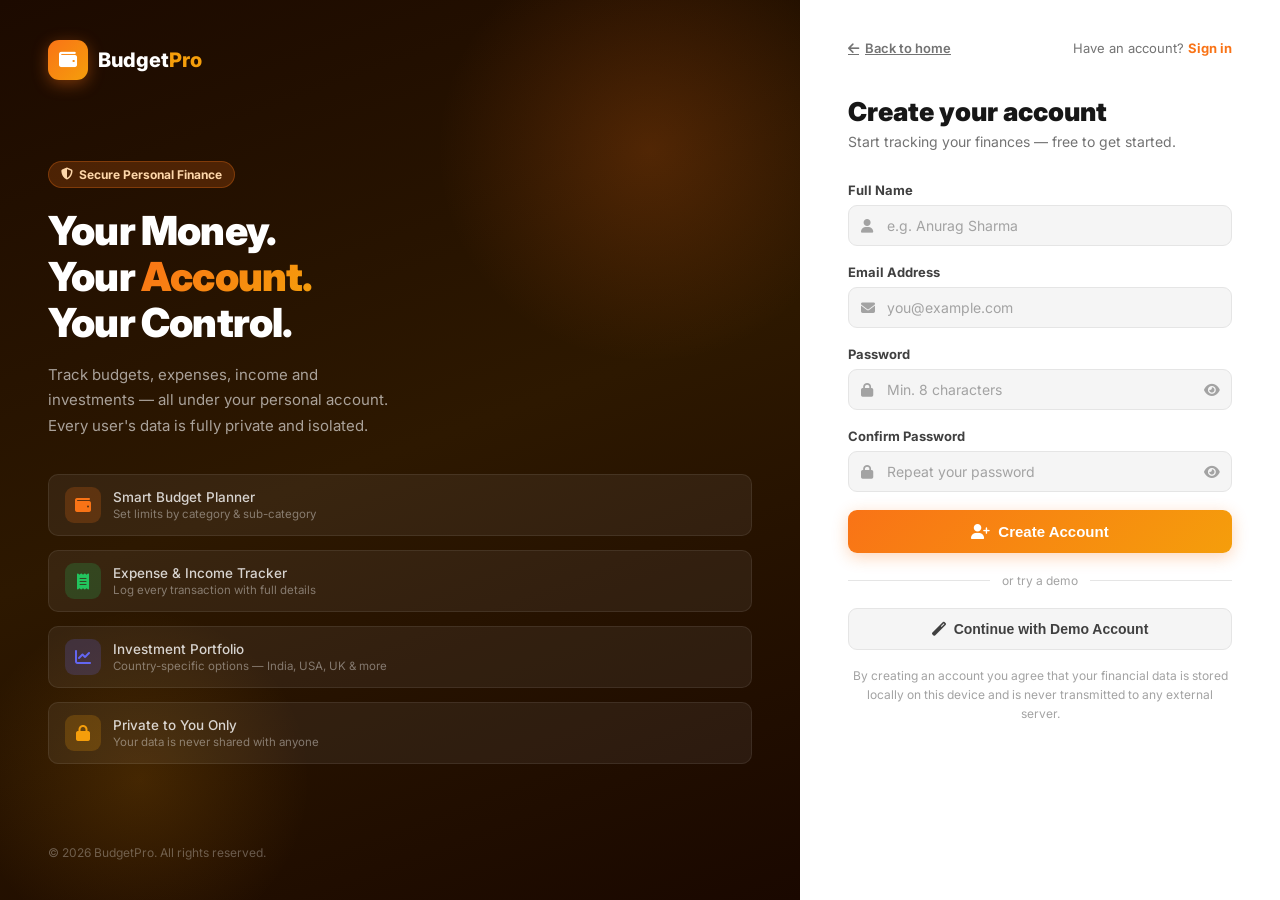
<file: auth.html>
<!DOCTYPE html>
<html lang="en">
<head>
  <meta charset="UTF-8">
  <meta name="viewport" content="width=device-width, initial-scale=1.0">
  <title>BudgetPro — Sign In</title>
  <link rel="preconnect" href="https://fonts.googleapis.com">
  <link href="https://fonts.googleapis.com/css2?family=Inter:wght@400;500;600;700;800;900&display=swap" rel="stylesheet">
  <link rel="stylesheet" href="https://cdnjs.cloudflare.com/ajax/libs/font-awesome/6.5.0/css/all.min.css">
  <style>
    :root {
      --orange:      #f97316;
      --orange-dark: #ea580c;
      --orange-light:#fed7aa;
      --orange-bg:   #fff7ed;
      --yellow:      #f59e0b;
      --gradient:    linear-gradient(135deg, #f97316 0%, #f59e0b 100%);
      --grey-100: #f5f5f5;
      --grey-200: #e5e5e5;
      --grey-300: #d4d4d4;
      --grey-400: #a3a3a3;
      --grey-500: #737373;
      --grey-700: #404040;
      --grey-800: #262626;
      --grey-900: #171717;
    }
    *, *::before, *::after { box-sizing: border-box; margin: 0; padding: 0; }
    html, body { height: 100%; }
    body {
      font-family: 'Inter', -apple-system, sans-serif;
      background: var(--grey-100);
      display: flex; min-height: 100vh;
      color: var(--grey-800);
    }

    /* ── Left panel ─────────────────────────────────────────────────────── */
    .left-panel {
      flex: 1;
      background: linear-gradient(160deg, #1c0a00 0%, #2d1800 50%, #1a0800 100%);
      display: flex; flex-direction: column;
      padding: 40px 48px;
      position: relative; overflow: hidden;
    }
    .left-panel::before {
      content: '';
      position: absolute; top: -100px; right: -100px;
      width: 500px; height: 500px;
      background: radial-gradient(circle, rgba(249,115,22,.2) 0%, transparent 60%);
    }
    .left-panel::after {
      content: '';
      position: absolute; bottom: -80px; left: -60px;
      width: 400px; height: 400px;
      background: radial-gradient(circle, rgba(245,158,11,.15) 0%, transparent 60%);
    }
    .left-logo {
      display: flex; align-items: center; gap: 10px;
      position: relative; z-index: 1;
    }
    .left-logo-icon {
      width: 40px; height: 40px; background: var(--gradient);
      border-radius: 11px; display: flex; align-items: center; justify-content: center;
      color: #fff; font-size: 18px; box-shadow: 0 4px 16px rgba(249,115,22,.4);
    }
    .left-logo-text { font-size: 20px; font-weight: 800; color: #fff; }
    .left-logo-text span { color: var(--yellow); }

    .left-content {
      flex: 1; display: flex; flex-direction: column; justify-content: center;
      position: relative; z-index: 1;
    }
    .left-tag {
      display: inline-flex; align-items: center; gap: 6px;
      background: rgba(249,115,22,.2); border: 1px solid rgba(249,115,22,.3);
      color: var(--orange-light); font-size: 12px; font-weight: 700;
      padding: 5px 12px; border-radius: 999px; margin-bottom: 20px; width: fit-content;
    }
    .left-content h1 {
      font-size: 40px; font-weight: 900; line-height: 1.15; color: #fff;
      margin-bottom: 16px; letter-spacing: -.02em;
    }
    .left-content h1 span {
      background: var(--gradient);
      -webkit-background-clip: text; -webkit-text-fill-color: transparent; background-clip: text;
    }
    .left-content p { font-size: 15px; color: rgba(255,255,255,.6); line-height: 1.7; margin-bottom: 36px; max-width: 360px; }

    .left-features { display: flex; flex-direction: column; gap: 14px; }
    .left-feature {
      display: flex; align-items: center; gap: 12px;
      background: rgba(255,255,255,.06); border: 1px solid rgba(255,255,255,.08);
      border-radius: 10px; padding: 12px 16px;
    }
    .left-feature-icon {
      width: 36px; height: 36px; border-radius: 9px;
      display: flex; align-items: center; justify-content: center;
      font-size: 16px; flex-shrink: 0;
    }
    .left-feature-text { font-size: 13.5px; color: rgba(255,255,255,.8); font-weight: 500; }
    .left-feature-sub  { font-size: 11.5px; color: rgba(255,255,255,.4); margin-top: 2px; }

    .left-footer {
      position: relative; z-index: 1;
      font-size: 12px; color: rgba(255,255,255,.3);
    }

    /* ── Right panel ─────────────────────────────────────────────────────── */
    .right-panel {
      width: 480px; flex-shrink: 0;
      background: #fff; display: flex; flex-direction: column;
      padding: 40px 48px; overflow-y: auto;
    }
    .right-top {
      display: flex; align-items: center; justify-content: space-between;
      margin-bottom: 40px;
    }
    .back-link {
      display: flex; align-items: center; gap: 6px;
      font-size: 13px; font-weight: 600; color: var(--grey-500);
      transition: color .2s; cursor: pointer;
    }
    .back-link:hover { color: var(--orange); }
    .mode-switch {
      font-size: 13px; color: var(--grey-500);
    }
    .mode-switch a { color: var(--orange); font-weight: 700; cursor: pointer; }
    .mode-switch a:hover { text-decoration: underline; }

    .form-title { font-size: 26px; font-weight: 900; color: var(--grey-900); margin-bottom: 6px; }
    .form-subtitle { font-size: 14px; color: var(--grey-500); margin-bottom: 32px; }

    .form-group { margin-bottom: 18px; }
    .form-label {
      display: block; font-size: 13px; font-weight: 700;
      color: var(--grey-700); margin-bottom: 7px;
    }
    .input-wrap { position: relative; }
    .input-icon {
      position: absolute; left: 13px; top: 50%; transform: translateY(-50%);
      color: var(--grey-400); font-size: 14px; pointer-events: none;
    }
    .form-input {
      width: 100%; padding: 11px 14px 11px 38px;
      border: 1.5px solid var(--grey-200); border-radius: 9px;
      font-size: 14px; font-family: inherit;
      color: var(--grey-800); background: var(--grey-100);
      outline: none; transition: all .2s;
    }
    .form-input:focus {
      border-color: var(--orange); background: #fff;
      box-shadow: 0 0 0 3px rgba(249,115,22,.12);
    }
    .form-input::placeholder { color: var(--grey-400); }
    .form-input.error { border-color: #ef4444; box-shadow: 0 0 0 3px rgba(239,68,68,.1); }

    .toggle-pw {
      position: absolute; right: 12px; top: 50%; transform: translateY(-50%);
      color: var(--grey-400); cursor: pointer; font-size: 14px; transition: color .2s;
    }
    .toggle-pw:hover { color: var(--grey-700); }

    .form-error-msg {
      font-size: 12px; color: #ef4444; margin-top: 5px;
      display: flex; align-items: center; gap: 4px;
    }

    .form-hint { font-size: 12px; color: var(--grey-400); margin-top: 5px; }

    .password-strength { margin-top: 8px; }
    .strength-bar { height: 4px; background: var(--grey-200); border-radius: 999px; margin-bottom: 4px; overflow: hidden; }
    .strength-fill { height: 100%; border-radius: 999px; transition: width .3s, background .3s; }
    .strength-label { font-size: 11px; font-weight: 600; }

    .submit-btn {
      width: 100%; padding: 13px;
      background: var(--gradient); color: #fff;
      border: none; border-radius: 9px;
      font-size: 15px; font-weight: 800; cursor: pointer;
      transition: all .2s; margin-top: 6px;
      display: flex; align-items: center; justify-content: center; gap: 8px;
      box-shadow: 0 4px 16px rgba(249,115,22,.3);
    }
    .submit-btn:hover { transform: translateY(-1px); box-shadow: 0 6px 24px rgba(249,115,22,.4); }
    .submit-btn:disabled { opacity: .6; cursor: not-allowed; transform: none; }

    .divider {
      display: flex; align-items: center; gap: 12px;
      font-size: 12px; color: var(--grey-400); margin: 20px 0;
    }
    .divider::before, .divider::after { content:''; flex:1; height:1px; background:var(--grey-200); }

    .demo-btn {
      width: 100%; padding: 12px;
      background: var(--grey-100); color: var(--grey-700);
      border: 1.5px solid var(--grey-200); border-radius: 9px;
      font-size: 14px; font-weight: 700; cursor: pointer;
      transition: all .2s; display: flex; align-items: center; justify-content: center; gap: 8px;
    }
    .demo-btn:hover { border-color: var(--orange); color: var(--orange); background: var(--orange-bg); }

    .alert {
      padding: 12px 14px; border-radius: 8px; font-size: 13.5px;
      display: flex; align-items: flex-start; gap: 9px; margin-bottom: 16px;
    }
    .alert-error   { background: #fef2f2; border: 1px solid #fecaca; color: #dc2626; }
    .alert-success { background: #f0fdf4; border: 1px solid #bbf7d0; color: #16a34a; }
    .alert i { flex-shrink: 0; margin-top: 1px; }

    .terms { font-size: 12px; color: var(--grey-400); margin-top: 16px; text-align: center; line-height: 1.6; }
    .terms a { color: var(--orange); }

    .spinner {
      width: 18px; height: 18px; border: 2px solid rgba(255,255,255,.3);
      border-top-color: #fff; border-radius: 50%;
      animation: spin .6s linear infinite; display: none;
    }
    @keyframes spin { to { transform: rotate(360deg); } }

    /* ── Logged-in users list ────────────────────────────────────────────── */
    .users-list { margin-bottom: 24px; }
    .users-list-label { font-size: 12px; font-weight: 700; color: var(--grey-500); text-transform: uppercase; letter-spacing: .06em; margin-bottom: 10px; }
    .user-chip {
      display: flex; align-items: center; gap: 10px;
      padding: 10px 14px; border-radius: 9px;
      border: 1.5px solid var(--grey-200); background: var(--grey-100);
      cursor: pointer; transition: all .2s; margin-bottom: 8px;
    }
    .user-chip:hover { border-color: var(--orange); background: var(--orange-bg); }
    .user-avatar {
      width: 34px; height: 34px; border-radius: 50%;
      background: var(--gradient); color: #fff;
      display: flex; align-items: center; justify-content: center;
      font-size: 13px; font-weight: 800; flex-shrink: 0;
    }
    .user-chip-name { font-size: 13.5px; font-weight: 700; color: var(--grey-800); }
    .user-chip-email { font-size: 11.5px; color: var(--grey-500); }
    .user-chip-arrow { margin-left: auto; color: var(--grey-400); font-size: 12px; }

    @media (max-width: 900px) {
      .left-panel { display: none; }
      .right-panel { width: 100%; padding: 32px 24px; }
    }
  </style>
</head>
<body>

<!-- Left decorative panel -->
<div class="left-panel">
  <div class="left-logo">
    <div class="left-logo-icon"><i class="fas fa-wallet"></i></div>
    <div class="left-logo-text">Budget<span>Pro</span></div>
  </div>

  <div class="left-content">
    <div class="left-tag"><i class="fas fa-shield-alt"></i> Secure Personal Finance</div>
    <h1>Your Money.<br>Your <span>Account.</span><br>Your Control.</h1>
    <p>Track budgets, expenses, income and investments — all under your personal account. Every user's data is fully private and isolated.</p>

    <div class="left-features">
      <div class="left-feature">
        <div class="left-feature-icon" style="background:rgba(249,115,22,.2);color:#f97316"><i class="fas fa-wallet"></i></div>
        <div>
          <div class="left-feature-text">Smart Budget Planner</div>
          <div class="left-feature-sub">Set limits by category & sub-category</div>
        </div>
      </div>
      <div class="left-feature">
        <div class="left-feature-icon" style="background:rgba(34,197,94,.2);color:#22c55e"><i class="fas fa-receipt"></i></div>
        <div>
          <div class="left-feature-text">Expense & Income Tracker</div>
          <div class="left-feature-sub">Log every transaction with full details</div>
        </div>
      </div>
      <div class="left-feature">
        <div class="left-feature-icon" style="background:rgba(99,102,241,.2);color:#6366f1"><i class="fas fa-chart-line"></i></div>
        <div>
          <div class="left-feature-text">Investment Portfolio</div>
          <div class="left-feature-sub">Country-specific options — India, USA, UK &amp; more</div>
        </div>
      </div>
      <div class="left-feature">
        <div class="left-feature-icon" style="background:rgba(245,158,11,.2);color:#f59e0b"><i class="fas fa-lock"></i></div>
        <div>
          <div class="left-feature-text">Private to You Only</div>
          <div class="left-feature-sub">Your data is never shared with anyone</div>
        </div>
      </div>
    </div>
  </div>

  <div class="left-footer">© 2026 BudgetPro. All rights reserved.</div>
</div>

<!-- Right auth panel -->
<div class="right-panel" id="right-panel">

  <div class="right-top">
    <a href="landing.html" class="back-link"><i class="fas fa-arrow-left"></i> Back to home</a>
    <div class="mode-switch" id="mode-switch-text">
      Have an account? <a onclick="showLogin()">Sign in</a>
    </div>
  </div>

  <!-- Register form -->
  <div id="register-form">
    <div class="form-title">Create your account</div>
    <div class="form-subtitle">Start tracking your finances — free to get started.</div>

    <div id="reg-alert" style="display:none"></div>

    <div id="existing-users-wrap" style="display:none">
      <div class="users-list">
        <div class="users-list-label">Existing accounts on this device</div>
        <div id="existing-users-list"></div>
      </div>
      <div class="divider">or create a new account</div>
    </div>

    <div class="form-group">
      <label class="form-label">Full Name</label>
      <div class="input-wrap">
        <i class="fas fa-user input-icon"></i>
        <input type="text" class="form-input" id="reg-name" placeholder="e.g. Anurag Sharma" autocomplete="name">
      </div>
      <div class="form-error-msg" id="reg-name-err" style="display:none"><i class="fas fa-exclamation-circle"></i><span></span></div>
    </div>

    <div class="form-group">
      <label class="form-label">Email Address</label>
      <div class="input-wrap">
        <i class="fas fa-envelope input-icon"></i>
        <input type="email" class="form-input" id="reg-email" placeholder="you@example.com" autocomplete="email">
      </div>
      <div class="form-error-msg" id="reg-email-err" style="display:none"><i class="fas fa-exclamation-circle"></i><span></span></div>
    </div>

    <div class="form-group">
      <label class="form-label">Password</label>
      <div class="input-wrap">
        <i class="fas fa-lock input-icon"></i>
        <input type="password" class="form-input" id="reg-password" placeholder="Min. 8 characters" autocomplete="new-password" oninput="checkPasswordStrength(this.value)">
        <i class="fas fa-eye toggle-pw" onclick="togglePw('reg-password', this)"></i>
      </div>
      <div class="password-strength" id="pw-strength" style="display:none">
        <div class="strength-bar"><div class="strength-fill" id="strength-fill" style="width:0%"></div></div>
        <span class="strength-label" id="strength-label"></span>
      </div>
      <div class="form-error-msg" id="reg-pw-err" style="display:none"><i class="fas fa-exclamation-circle"></i><span></span></div>
    </div>

    <div class="form-group">
      <label class="form-label">Confirm Password</label>
      <div class="input-wrap">
        <i class="fas fa-lock input-icon"></i>
        <input type="password" class="form-input" id="reg-confirm" placeholder="Repeat your password" autocomplete="new-password">
        <i class="fas fa-eye toggle-pw" onclick="togglePw('reg-confirm', this)"></i>
      </div>
      <div class="form-error-msg" id="reg-confirm-err" style="display:none"><i class="fas fa-exclamation-circle"></i><span></span></div>
    </div>

    <button class="submit-btn" onclick="register()" id="reg-btn">
      <div class="spinner" id="reg-spinner"></div>
      <i class="fas fa-user-plus" id="reg-icon"></i>
      Create Account
    </button>

    <div class="divider">or try a demo</div>
    <button class="demo-btn" onclick="loginDemo()">
      <i class="fas fa-magic"></i> Continue with Demo Account
    </button>

    <div class="terms">
      By creating an account you agree that your financial data is stored locally on this device
      and is never transmitted to any external server.
    </div>
  </div>

  <!-- Login form -->
  <div id="login-form" style="display:none">
    <div class="form-title">Welcome back</div>
    <div class="form-subtitle">Sign in to your BudgetPro account.</div>

    <div id="login-alert" style="display:none"></div>

    <div id="quick-users-wrap" style="display:none">
      <div class="users-list">
        <div class="users-list-label">Your accounts on this device</div>
        <div id="quick-users-list"></div>
      </div>
      <div class="divider">or sign in manually</div>
    </div>

    <div class="form-group">
      <label class="form-label">Email Address</label>
      <div class="input-wrap">
        <i class="fas fa-envelope input-icon"></i>
        <input type="email" class="form-input" id="login-email" placeholder="you@example.com" autocomplete="email">
      </div>
    </div>

    <div class="form-group">
      <label class="form-label">Password</label>
      <div class="input-wrap">
        <i class="fas fa-lock input-icon"></i>
        <input type="password" class="form-input" id="login-password" placeholder="Your password" autocomplete="current-password" onkeydown="if(event.key==='Enter')login()">
        <i class="fas fa-eye toggle-pw" onclick="togglePw('login-password', this)"></i>
      </div>
      <div class="form-error-msg" id="login-err" style="display:none"><i class="fas fa-exclamation-circle"></i><span></span></div>
    </div>

    <button class="submit-btn" onclick="login()" id="login-btn">
      <div class="spinner" id="login-spinner"></div>
      <i class="fas fa-sign-in-alt" id="login-icon"></i>
      Sign In
    </button>

    <div class="divider">or</div>
    <button class="demo-btn" onclick="loginDemo()">
      <i class="fas fa-magic"></i> Continue with Demo Account
    </button>
  </div>

</div>

<script>
// ── Helpers ───────────────────────────────────────────────────────────────────

function getUsers() {
  try { return JSON.parse(localStorage.getItem('budgetApp_users') || '[]'); } catch(e) { return []; }
}
function saveUsers(users) {
  localStorage.setItem('budgetApp_users', JSON.stringify(users));
}

async function hashPassword(password) {
  const enc = new TextEncoder().encode(password);
  const buf = await crypto.subtle.digest('SHA-256', enc);
  return Array.from(new Uint8Array(buf)).map(b => b.toString(16).padStart(2,'0')).join('');
}

function setSession(user) {
  sessionStorage.setItem('budgetApp_session', JSON.stringify({
    userId: user.id, name: user.name, email: user.email
  }));
}

function getSession() {
  try { return JSON.parse(sessionStorage.getItem('budgetApp_session')); } catch(e) { return null; }
}

function uid() { return Date.now().toString(36) + Math.random().toString(36).slice(2); }

function showErr(id, msg) {
  const el = document.getElementById(id);
  el.style.display = 'flex';
  el.querySelector('span').textContent = msg;
  const inputId = id.replace('-err','').replace('-name','').replace('-email','').replace('-pw','').replace('-confirm','');
}
function hideErr(id) { const el = document.getElementById(id); if(el) el.style.display = 'none'; }

function showAlert(id, msg, type='error') {
  const el = document.getElementById(id);
  el.className = `alert alert-${type}`;
  el.innerHTML = `<i class="fas fa-${type==='error'?'times-circle':'check-circle'}"></i> ${msg}`;
  el.style.display = 'flex';
}
function hideAlert(id) { document.getElementById(id).style.display = 'none'; }

function togglePw(inputId, icon) {
  const input = document.getElementById(inputId);
  if (input.type === 'password') { input.type = 'text'; icon.className = 'fas fa-eye-slash toggle-pw'; }
  else { input.type = 'password'; icon.className = 'fas fa-eye toggle-pw'; }
  icon.setAttribute('onclick', `togglePw('${inputId}', this)`);
}

function checkPasswordStrength(val) {
  const wrap = document.getElementById('pw-strength');
  const fill = document.getElementById('strength-fill');
  const label = document.getElementById('strength-label');
  if (!val) { wrap.style.display = 'none'; return; }
  wrap.style.display = 'block';
  let score = 0;
  if (val.length >= 8)  score++;
  if (val.length >= 12) score++;
  if (/[A-Z]/.test(val)) score++;
  if (/[0-9]/.test(val)) score++;
  if (/[^A-Za-z0-9]/.test(val)) score++;
  const levels = [
    { w:'20%', c:'#ef4444', t:'Very weak' },
    { w:'40%', c:'#f97316', t:'Weak' },
    { w:'60%', c:'#f59e0b', t:'Fair' },
    { w:'80%', c:'#22c55e', t:'Strong' },
    { w:'100%',c:'#16a34a', t:'Very strong' },
  ];
  const lvl = levels[Math.min(score, 4)];
  fill.style.width = lvl.w;
  fill.style.background = lvl.c;
  label.textContent = lvl.t;
  label.style.color = lvl.c;
}

// ── Show existing users ───────────────────────────────────────────────────────

function renderExistingUsers() {
  const users = getUsers();
  const regWrap  = document.getElementById('existing-users-wrap');
  const loginWrap = document.getElementById('quick-users-wrap');

  if (users.length === 0) {
    if (regWrap)  regWrap.style.display  = 'none';
    if (loginWrap) loginWrap.style.display = 'none';
    return;
  }

  // Register page: show accounts so they can switch to login
  if (regWrap) {
    regWrap.style.display = 'block';
    document.getElementById('existing-users-list').innerHTML = users.map(u => `
      <div class="user-chip" onclick="quickLogin('${u.id}')">
        <div class="user-avatar">${u.name.charAt(0).toUpperCase()}</div>
        <div>
          <div class="user-chip-name">${u.name}</div>
          <div class="user-chip-email">${u.email}</div>
        </div>
        <i class="fas fa-chevron-right user-chip-arrow"></i>
      </div>`).join('');
  }

  // Login page: quick-select user
  if (loginWrap) {
    loginWrap.style.display = 'block';
    document.getElementById('quick-users-list').innerHTML = users.map(u => `
      <div class="user-chip" onclick="prefillEmail('${u.email}')">
        <div class="user-avatar">${u.name.charAt(0).toUpperCase()}</div>
        <div>
          <div class="user-chip-name">${u.name}</div>
          <div class="user-chip-email">${u.email}</div>
        </div>
        <i class="fas fa-chevron-right user-chip-arrow"></i>
      </div>`).join('');
  }
}

function prefillEmail(email) {
  document.getElementById('login-email').value = email;
  document.getElementById('login-password').focus();
}

async function quickLogin(userId) {
  const users = getUsers();
  const user = users.find(u => u.id === userId);
  if (!user) return;
  // Ask for password
  const pw = prompt(`Enter password for ${user.name} (${user.email}):`);
  if (!pw) return;
  const hash = await hashPassword(pw);
  if (hash !== user.passwordHash) { alert('Incorrect password.'); return; }
  setSession(user);
  window.location.href = 'index.html';
}

// ── Switch modes ──────────────────────────────────────────────────────────────

function showLogin() {
  document.getElementById('register-form').style.display = 'none';
  document.getElementById('login-form').style.display    = 'block';
  document.getElementById('mode-switch-text').innerHTML  = `Don't have an account? <a onclick="showRegister()">Sign up</a>`;
  renderExistingUsers();
}

function showRegister() {
  document.getElementById('login-form').style.display    = 'none';
  document.getElementById('register-form').style.display = 'block';
  document.getElementById('mode-switch-text').innerHTML  = `Have an account? <a onclick="showLogin()">Sign in</a>`;
  renderExistingUsers();
}

// ── Email validation helpers ──────────────────────────────────────────────────

const DISPOSABLE_DOMAINS = new Set([
  'mailinator.com','guerrillamail.com','guerrillamail.net','guerrillamail.org',
  'guerrillamail.de','guerrillamail.info','guerrillamailblock.com','grr.la',
  'sharklasers.com','spam4.me','yopmail.com','yopmail.fr','cool.fr.nf',
  'jetable.fr.nf','nospam.ze.tc','nomail.xl.cx','mega.zik.dj','speed.1s.fr',
  'courriel.fr.nf','moncourrier.fr.nf','monemail.fr.nf','monmail.fr.nf',
  'throwaway.email','throwam.com','trashmail.com','trashmail.me','trashmail.at',
  'trashmail.io','trashmail.net','trashmail.org','dispostable.com',
  'mailnull.com','maildrop.cc','spamgourmet.com','spamgourmet.net',
  'tempmail.com','temp-mail.org','fakeinbox.com','mailnesia.com',
  'mailnull.com','spamfree24.org','binkmail.com','safetymail.info',
  'filzmail.com','sogetthis.com','spamherelots.com','spamhereplease.com',
  'getonemail.com','tempr.email','discard.email','spamspot.com',
  'spamthis.co.uk','jetable.com','jetable.net','jetable.org',
  'example.com','test.com','fake.com','noemail.com','noemail.org',
]);

function isValidEmail(email) {
  // Basic format check
  if (!/^[^\s@]+@[^\s@]+\.[a-zA-Z]{2,}$/.test(email)) return { ok: false, msg: 'Enter a valid email address.' };

  const domain = email.split('@')[1].toLowerCase();

  // Block obviously fake local parts
  const local = email.split('@')[0].toLowerCase();
  if (/^(test|fake|dummy|noreply|no-reply|asdf|qwerty|aaa+|bbb+|xxx+)/.test(local))
    return { ok: false, msg: 'Please use your real email address.' };

  // Block disposable domains
  if (DISPOSABLE_DOMAINS.has(domain))
    return { ok: false, msg: 'Disposable email addresses are not allowed. Please use a real email.' };

  // Block domains with no proper TLD (e.g. "user@local" or "user@foo")
  if (!domain.includes('.'))
    return { ok: false, msg: 'Enter a valid email address.' };

  return { ok: true };
}

// ── Register ──────────────────────────────────────────────────────────────────

async function register() {
  hideAlert('reg-alert');
  hideErr('reg-name-err'); hideErr('reg-email-err'); hideErr('reg-pw-err'); hideErr('reg-confirm-err');

  const name     = document.getElementById('reg-name').value.trim();
  const email    = document.getElementById('reg-email').value.trim().toLowerCase();
  const password = document.getElementById('reg-password').value;
  const confirm  = document.getElementById('reg-confirm').value;

  let valid = true;
  if (!name) { showErr('reg-name-err', 'Name is required'); document.getElementById('reg-name').classList.add('error'); valid = false; }

  const emailCheck = isValidEmail(email);
  if (!emailCheck.ok) { showErr('reg-email-err', emailCheck.msg); valid = false; }

  if (password.length < 8) { showErr('reg-pw-err', 'Password must be at least 8 characters'); valid = false; }
  if (password !== confirm) { showErr('reg-confirm-err', 'Passwords do not match'); valid = false; }
  if (!valid) return;

  const users = getUsers();
  if (users.find(u => u.email === email)) {
    showAlert('reg-alert', 'An account with this email already exists. Please sign in instead.');
    return;
  }

  const btn = document.getElementById('reg-btn');
  btn.disabled = true;
  document.getElementById('reg-spinner').style.display = 'block';
  document.getElementById('reg-icon').style.display    = 'none';

  try {
    const passwordHash = await hashPassword(password);
    const newUser = { id: uid(), name, email, passwordHash, createdAt: new Date().toISOString() };
    users.push(newUser);
    saveUsers(users);
    setSession(newUser);

    showAlert('reg-alert', `Welcome, ${name}! Your account has been created.`, 'success');
    setTimeout(() => { window.location.href = 'index.html'; }, 800);
  } catch(e) {
    showAlert('reg-alert', 'Something went wrong. Please try again.');
    btn.disabled = false;
    document.getElementById('reg-spinner').style.display = 'none';
    document.getElementById('reg-icon').style.display    = 'inline';
  }
}

// ── Login ─────────────────────────────────────────────────────────────────────

async function login() {
  hideAlert('login-alert');
  hideErr('login-err');

  const email    = document.getElementById('login-email').value.trim().toLowerCase();
  const password = document.getElementById('login-password').value;

  if (!email || !password) {
    showErr('login-err', 'Please enter your email and password');
    return;
  }

  const btn = document.getElementById('login-btn');
  btn.disabled = true;
  document.getElementById('login-spinner').style.display = 'block';
  document.getElementById('login-icon').style.display    = 'none';

  try {
    const passwordHash = await hashPassword(password);
    const users = getUsers();
    const user  = users.find(u => u.email === email && u.passwordHash === passwordHash);

    if (!user) {
      showErr('login-err', 'Incorrect email or password');
      btn.disabled = false;
      document.getElementById('login-spinner').style.display = 'none';
      document.getElementById('login-icon').style.display    = 'inline';
      return;
    }

    setSession(user);
    window.location.href = 'index.html';
  } catch(e) {
    showErr('login-err', 'Something went wrong. Please try again.');
    btn.disabled = false;
    document.getElementById('login-spinner').style.display = 'none';
    document.getElementById('login-icon').style.display    = 'inline';
  }
}

// ── Demo account ──────────────────────────────────────────────────────────────

async function loginDemo() {
  const DEMO_EMAIL = 'demo@budgetpro.app';
  const DEMO_PASS  = 'demo1234';
  let users = getUsers();
  let demo  = users.find(u => u.email === DEMO_EMAIL);

  if (!demo) {
    const passwordHash = await hashPassword(DEMO_PASS);
    demo = { id: 'demo_user', name: 'Demo User', email: DEMO_EMAIL, passwordHash, createdAt: new Date().toISOString() };
    users.push(demo);
    saveUsers(users);
  }

  setSession(demo);
  window.location.href = 'index.html';
}

// ── Init ──────────────────────────────────────────────────────────────────────

(function init() {
  // If already logged in, go straight to app
  if (getSession()) { window.location.href = 'index.html'; return; }

  // Check URL param for mode
  const params = new URLSearchParams(window.location.search);
  if (params.get('mode') === 'login') showLogin();
  else renderExistingUsers();
})();
</script>
</body>
</html>
</file>
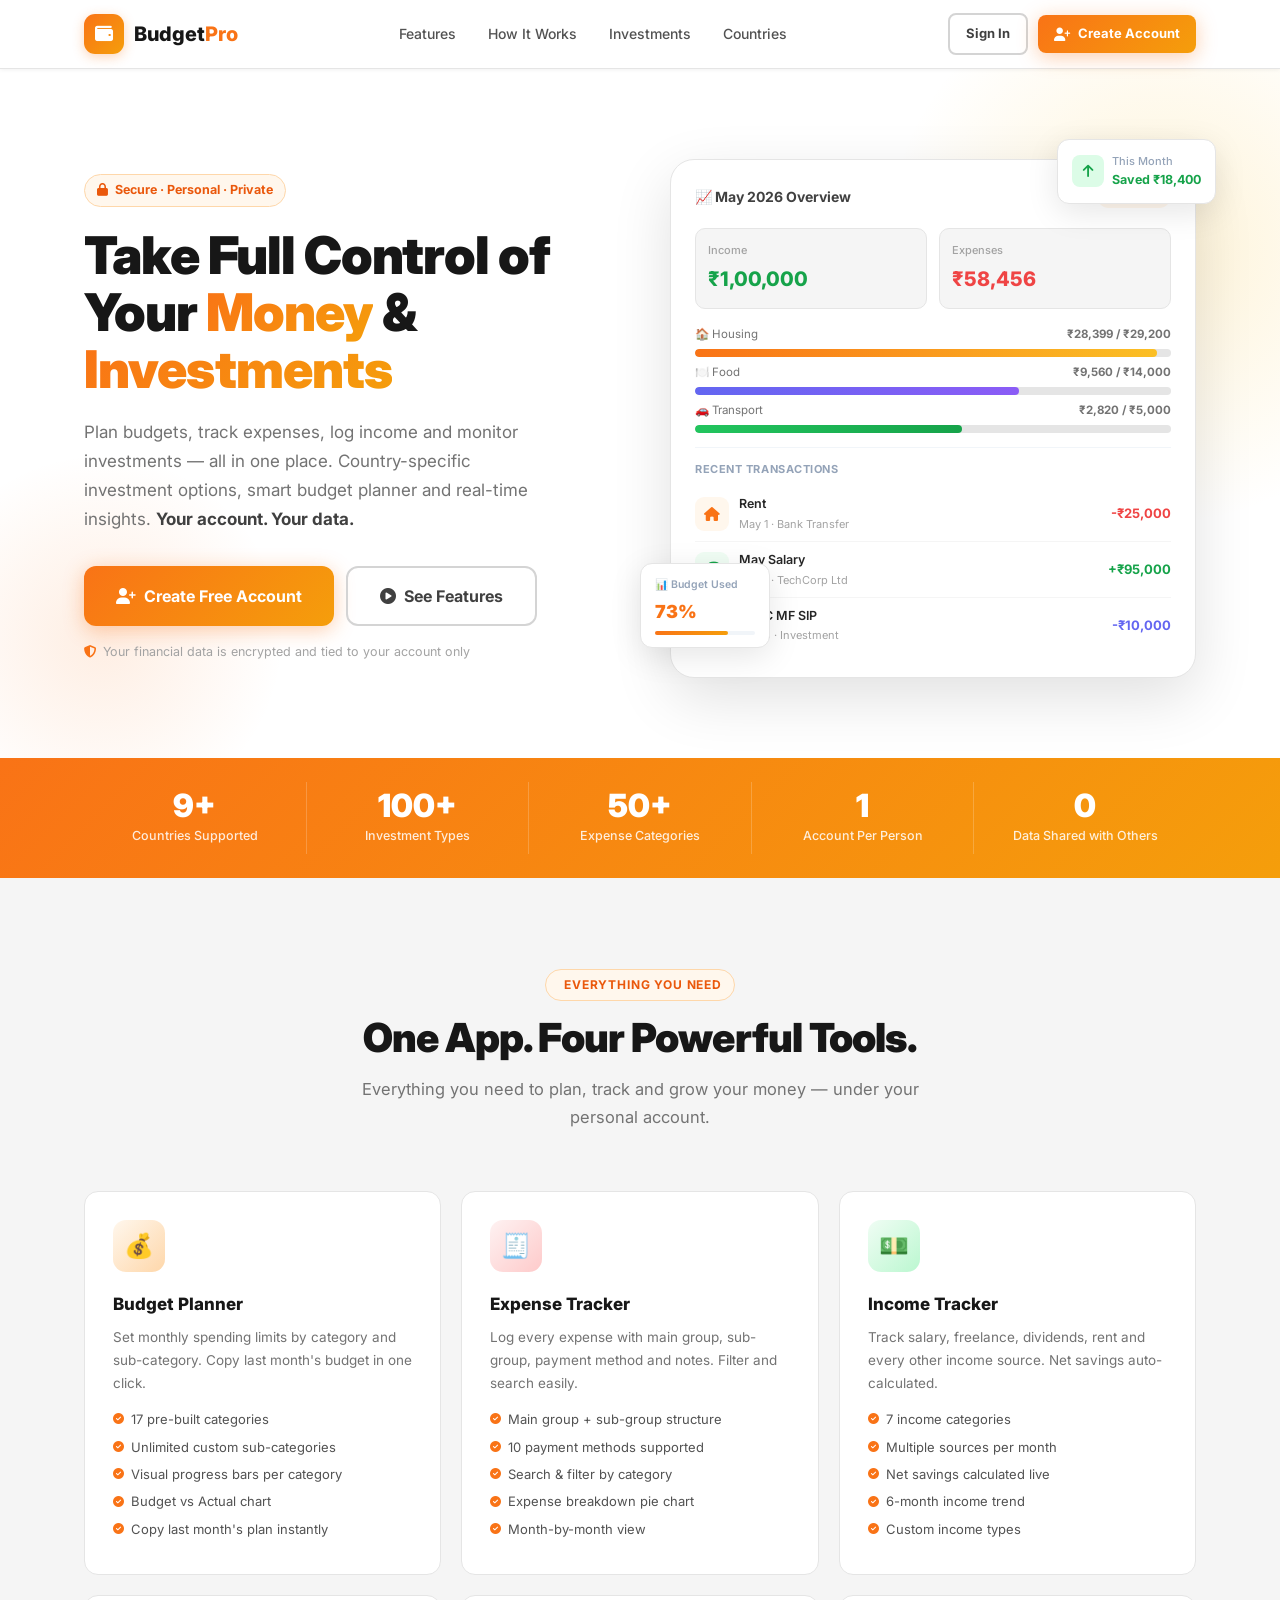
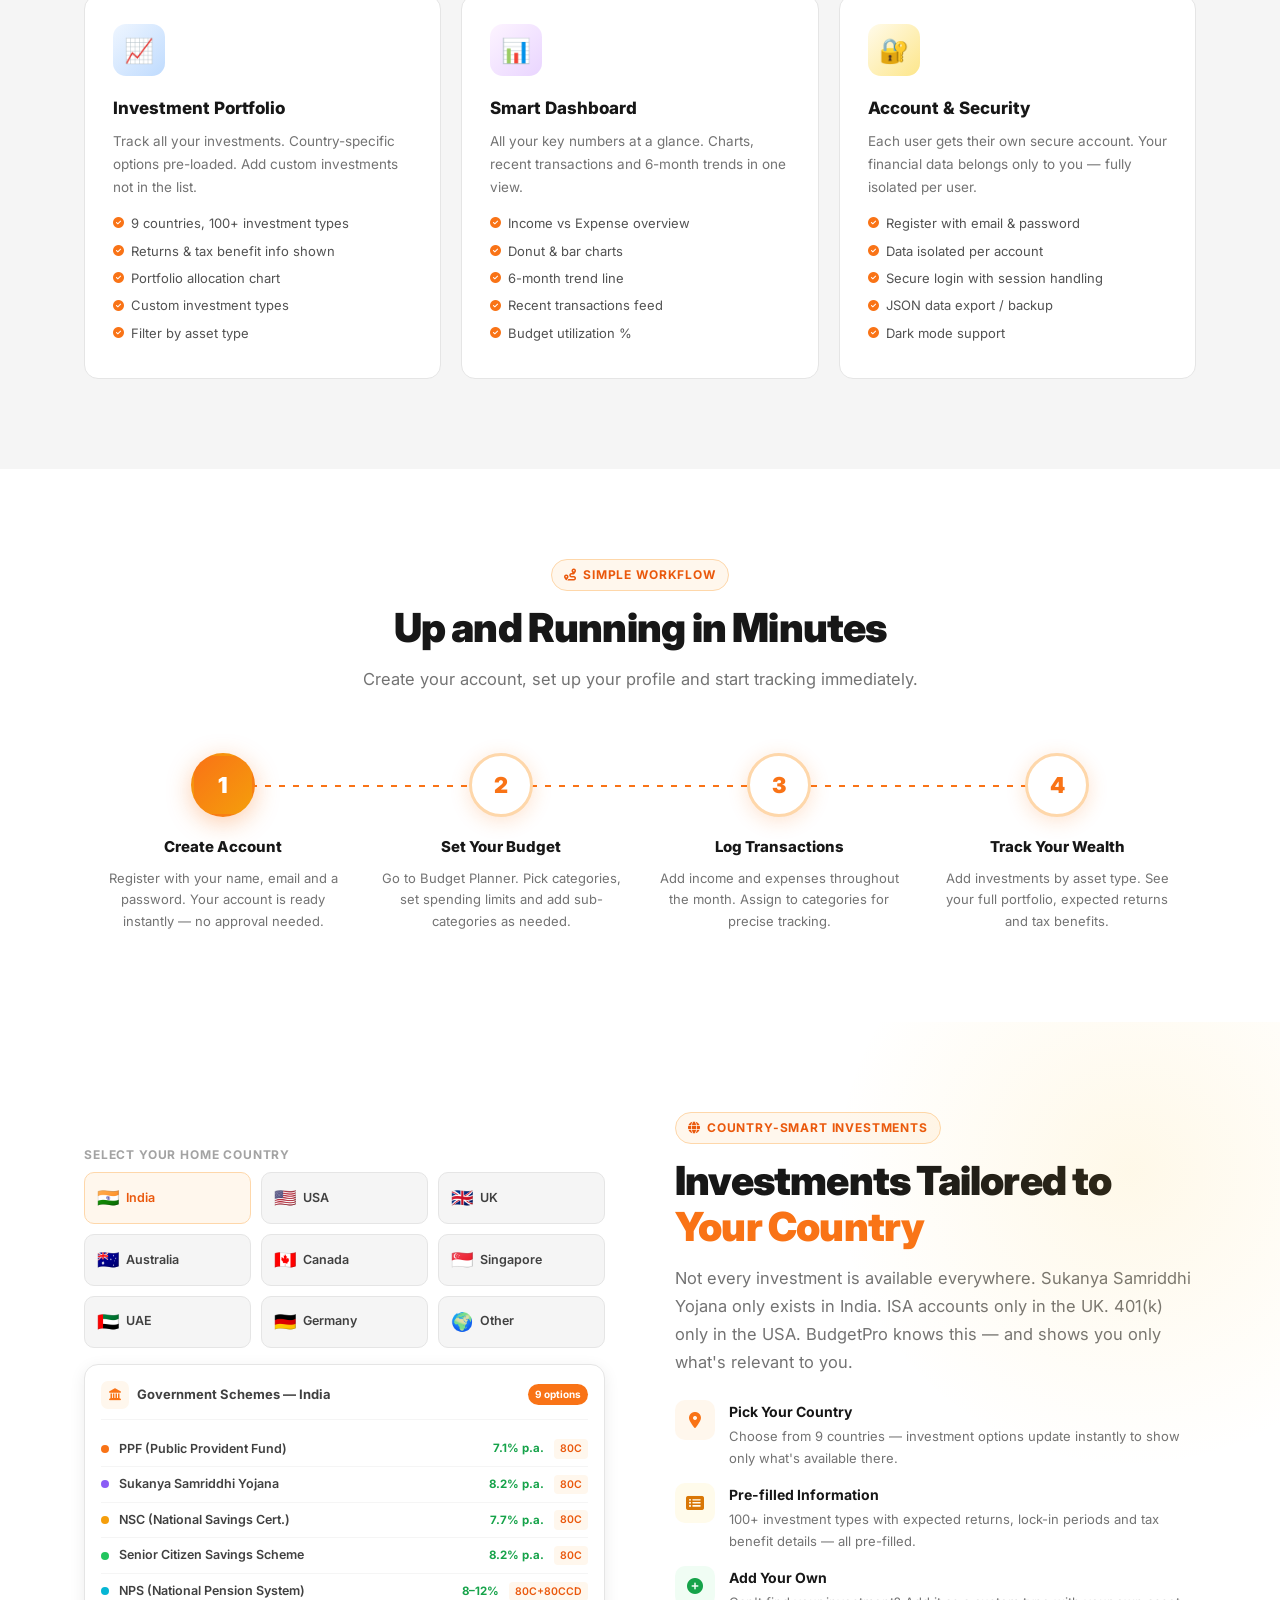
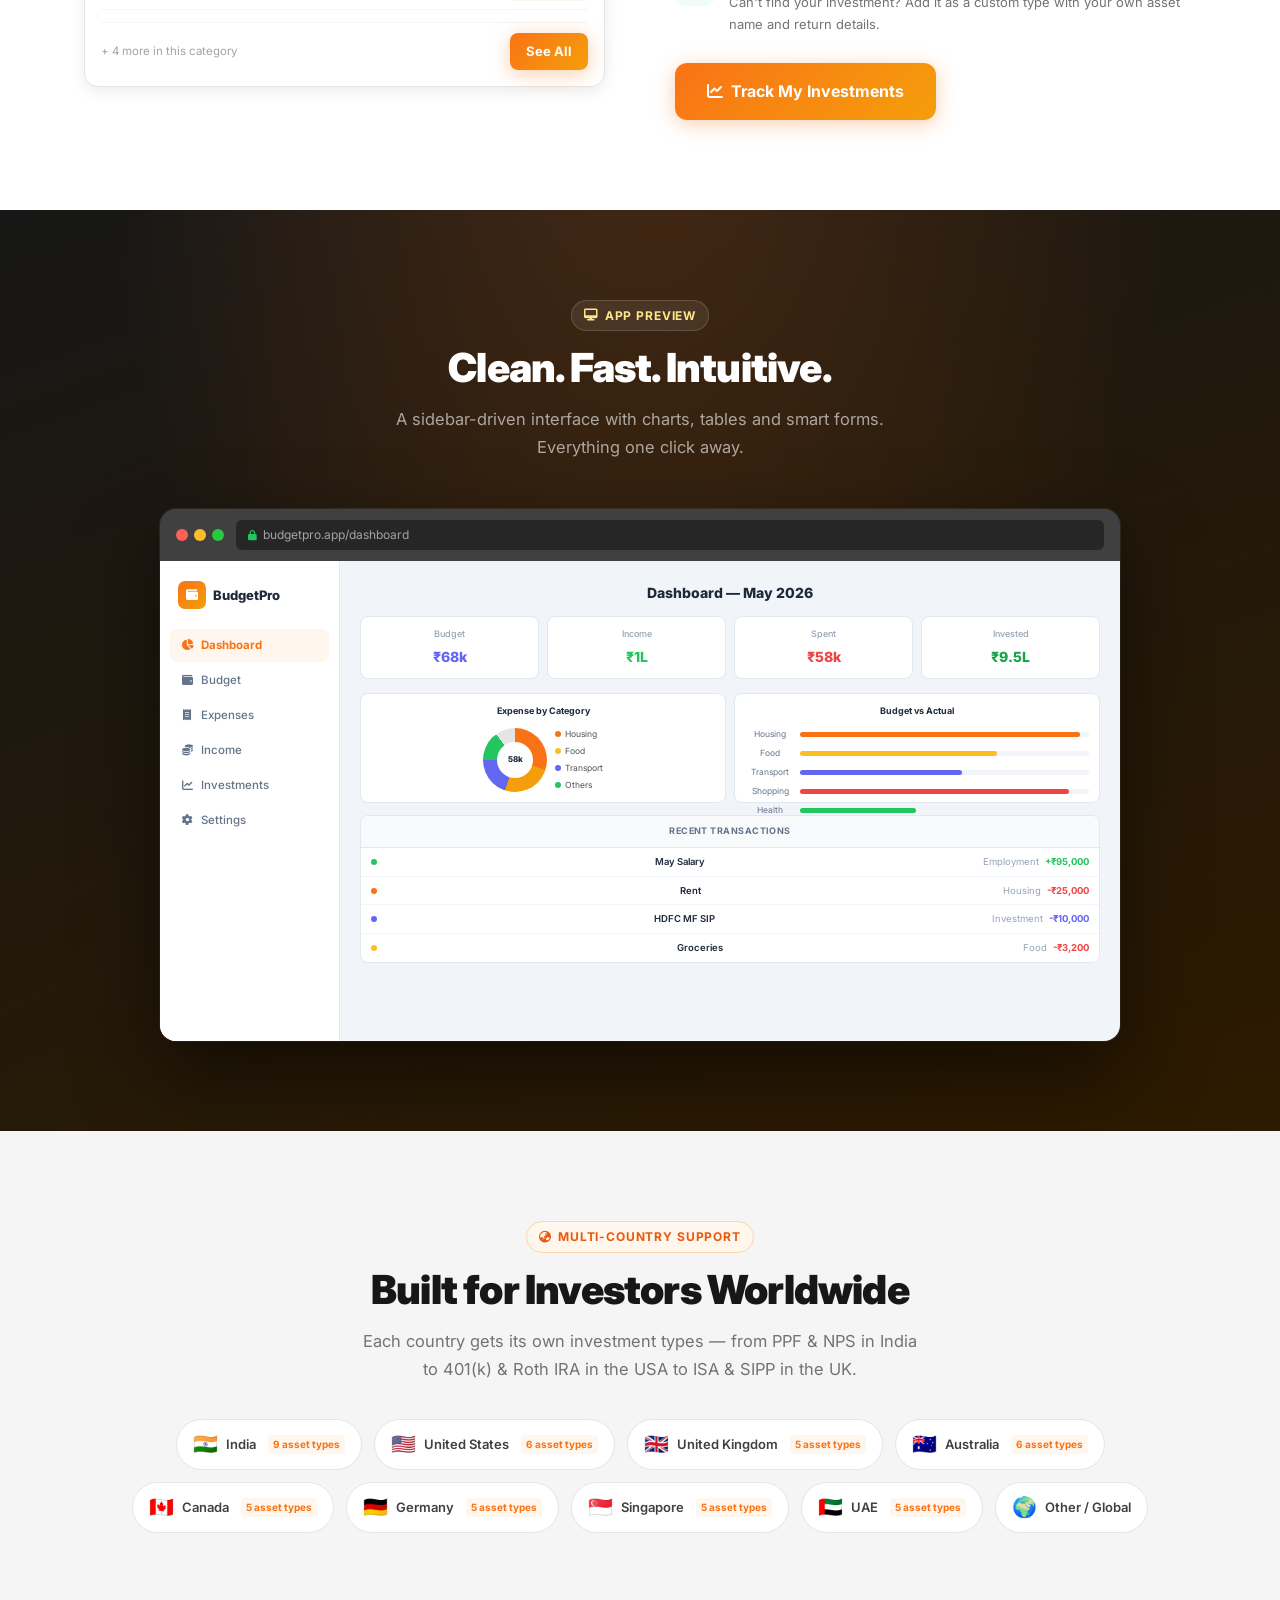
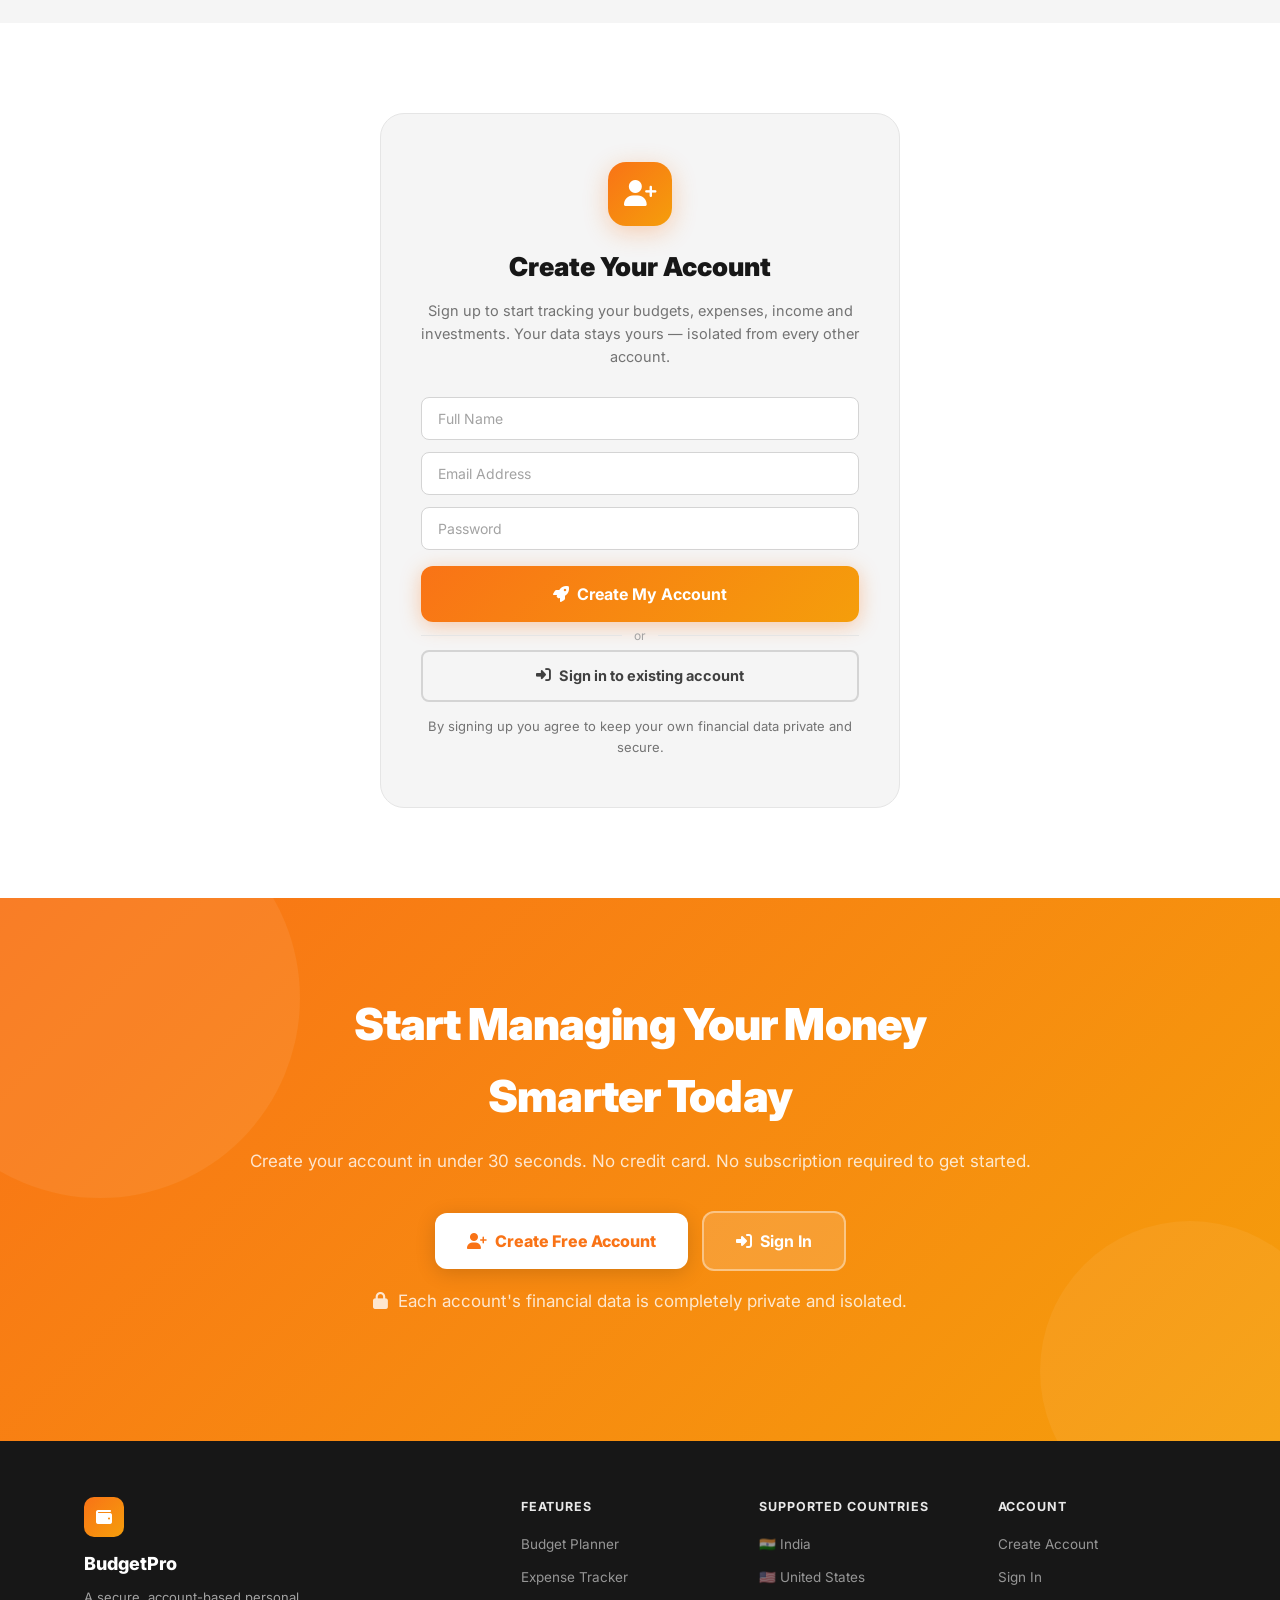
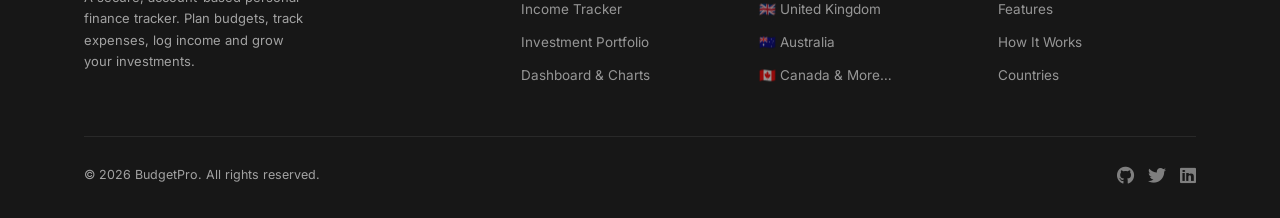
<file: landing.html>
<!DOCTYPE html>
<html lang="en">
<head>
  <meta charset="UTF-8">
  <meta name="viewport" content="width=device-width, initial-scale=1.0">
  <title>BudgetPro — Take Control of Your Finances</title>
  <link rel="preconnect" href="https://fonts.googleapis.com">
  <link rel="preconnect" href="https://fonts.gstatic.com" crossorigin>
  <link href="https://fonts.googleapis.com/css2?family=Inter:wght@300;400;500;600;700;800;900&display=swap" rel="stylesheet">
  <link rel="stylesheet" href="https://cdnjs.cloudflare.com/ajax/libs/font-awesome/6.5.0/css/all.min.css">
  <style>
    :root {
      --orange:       #f97316;
      --orange-dark:  #ea580c;
      --orange-light: #fed7aa;
      --orange-bg:    #fff7ed;
      --yellow:       #f59e0b;
      --yellow-dark:  #d97706;
      --yellow-light: #fde68a;
      --yellow-bg:    #fffbeb;
      --grey-50:  #fafafa;
      --grey-100: #f5f5f5;
      --grey-200: #e5e5e5;
      --grey-300: #d4d4d4;
      --grey-400: #a3a3a3;
      --grey-500: #737373;
      --grey-600: #525252;
      --grey-700: #404040;
      --grey-800: #262626;
      --grey-900: #171717;
      --white:    #ffffff;
      --radius:   14px;
      --radius-sm: 8px;
      --radius-lg: 24px;
      --shadow-sm: 0 1px 4px rgba(0,0,0,.06);
      --shadow:    0 4px 16px rgba(0,0,0,.08);
      --shadow-md: 0 8px 32px rgba(0,0,0,.1);
      --shadow-lg: 0 20px 60px rgba(0,0,0,.12);
      --gradient:  linear-gradient(135deg, var(--orange) 0%, var(--yellow) 100%);
    }

    *, *::before, *::after { box-sizing: border-box; margin: 0; padding: 0; }
    html { scroll-behavior: smooth; }
    body {
      font-family: 'Inter', -apple-system, sans-serif;
      background: var(--grey-100);
      color: var(--grey-800);
      font-size: 15px;
      line-height: 1.65;
      overflow-x: hidden;
    }
    a { color: inherit; text-decoration: none; }
    button { cursor: pointer; font-family: inherit; border: none; }

    .container { max-width: 1160px; margin: 0 auto; padding: 0 24px; }

    /* ── Buttons ─────────────────────────────────────────────────────────── */
    .btn {
      display: inline-flex; align-items: center; gap: 8px;
      padding: 12px 24px; border-radius: var(--radius-sm);
      font-size: 14.5px; font-weight: 700;
      cursor: pointer; transition: all .2s ease;
      white-space: nowrap;
    }
    .btn-primary {
      background: var(--gradient); color: #fff;
      box-shadow: 0 4px 20px rgba(249,115,22,.35);
    }
    .btn-primary:hover { transform: translateY(-2px); box-shadow: 0 8px 28px rgba(249,115,22,.45); }
    .btn-outline {
      background: transparent; border: 2px solid var(--grey-300); color: var(--grey-700);
    }
    .btn-outline:hover { border-color: var(--orange); color: var(--orange); background: var(--orange-bg); }
    .btn-white {
      background: #fff; color: var(--orange); font-weight: 800;
      box-shadow: 0 4px 20px rgba(0,0,0,.15);
    }
    .btn-white:hover { transform: translateY(-2px); box-shadow: 0 8px 28px rgba(0,0,0,.2); }
    .btn-lg { padding: 15px 32px; font-size: 16px; border-radius: 12px; }
    .btn-sm { padding: 8px 16px; font-size: 13px; }

    /* ── Navbar ──────────────────────────────────────────────────────────── */
    .navbar {
      background: var(--white); border-bottom: 1px solid var(--grey-200);
      position: sticky; top: 0; z-index: 100; box-shadow: var(--shadow-sm);
    }
    .nav-inner {
      display: flex; align-items: center; justify-content: space-between; height: 68px;
    }
    .nav-logo { display: flex; align-items: center; gap: 10px; }
    .nav-logo-icon {
      width: 40px; height: 40px; background: var(--gradient);
      border-radius: 11px; display: flex; align-items: center; justify-content: center;
      color: #fff; font-size: 18px; box-shadow: 0 3px 12px rgba(249,115,22,.3);
    }
    .nav-logo-text { font-size: 20px; font-weight: 800; color: var(--grey-900); }
    .nav-logo-text span { color: var(--orange); }
    .nav-links { display: flex; align-items: center; gap: 32px; }
    .nav-links a { font-size: 14px; font-weight: 500; color: var(--grey-600); transition: color .2s; }
    .nav-links a:hover { color: var(--orange); }
    .nav-cta { display: flex; align-items: center; gap: 10px; }

    /* ── Hero ────────────────────────────────────────────────────────────── */
    .hero {
      background: var(--white); padding: 90px 0 80px;
      position: relative; overflow: hidden;
    }
    .hero::before {
      content: ''; position: absolute; top: -120px; right: -180px;
      width: 600px; height: 600px;
      background: radial-gradient(circle, rgba(251,191,36,.18) 0%, transparent 65%);
      pointer-events: none;
    }
    .hero::after {
      content: ''; position: absolute; bottom: -80px; left: -100px;
      width: 400px; height: 400px;
      background: radial-gradient(circle, rgba(249,115,22,.12) 0%, transparent 65%);
      pointer-events: none;
    }
    .hero-inner {
      display: grid; grid-template-columns: 1fr 1fr; gap: 60px;
      align-items: center; position: relative; z-index: 1;
    }
    .hero-badge {
      display: inline-flex; align-items: center; gap: 7px;
      background: var(--orange-bg); border: 1px solid var(--orange-light);
      color: var(--orange-dark); font-size: 12.5px; font-weight: 700;
      padding: 5px 12px; border-radius: 999px; margin-bottom: 20px;
    }
    .hero h1 {
      font-size: 52px; font-weight: 900; line-height: 1.1;
      color: var(--grey-900); margin-bottom: 20px; letter-spacing: -.02em;
    }
    .hero h1 .highlight {
      background: var(--gradient);
      -webkit-background-clip: text; -webkit-text-fill-color: transparent; background-clip: text;
    }
    .hero-desc { font-size: 17px; color: var(--grey-500); line-height: 1.7; margin-bottom: 32px; max-width: 480px; }
    .hero-actions { display: flex; gap: 12px; flex-wrap: wrap; }
    .hero-note { margin-top: 16px; font-size: 12.5px; color: var(--grey-400); display: flex; align-items: center; gap: 6px; }

    /* Hero Visual */
    .hero-visual { position: relative; }
    .hero-card-main {
      background: var(--white); border-radius: var(--radius-lg);
      box-shadow: var(--shadow-lg); padding: 24px;
      border: 1px solid var(--grey-200); position: relative; z-index: 2;
    }
    .hero-card-header {
      display: flex; align-items: center; justify-content: space-between; margin-bottom: 20px;
    }
    .hero-card-title { font-size: 14px; font-weight: 700; color: var(--grey-700); }
    .hero-card-badge {
      background: var(--orange-bg); color: var(--orange); font-size: 11px; font-weight: 700;
      padding: 3px 8px; border-radius: 999px;
    }
    .hero-stat-row { display: grid; grid-template-columns: 1fr 1fr; gap: 12px; margin-bottom: 16px; }
    .hero-stat {
      background: var(--grey-100); border-radius: 10px; padding: 12px; border: 1px solid var(--grey-200);
    }
    .hero-stat-lbl { font-size: 11px; color: var(--grey-400); font-weight: 500; margin-bottom: 4px; }
    .hero-stat-val { font-size: 20px; font-weight: 800; }
    .hero-bar-wrap { margin-bottom: 6px; }
    .hero-bar-lbl { display: flex; justify-content: space-between; font-size: 11.5px; color: var(--grey-500); margin-bottom: 5px; }
    .hero-bar { height: 8px; background: var(--grey-200); border-radius: 999px; overflow: hidden; }
    .hero-bar-fill { height: 100%; border-radius: 999px; }
    .hero-txn { display: flex; align-items: center; gap: 10px; padding: 8px 0; border-bottom: 1px solid var(--grey-100); }
    .hero-txn:last-child { border-bottom: none; }
    .hero-txn-icon { width: 34px; height: 34px; border-radius: 9px; display: flex; align-items: center; justify-content: center; font-size: 14px; flex-shrink: 0; }
    .hero-txn-info { flex: 1; }
    .hero-txn-name { font-size: 12.5px; font-weight: 600; }
    .hero-txn-date { font-size: 11px; color: var(--grey-400); }
    .hero-txn-amt  { font-size: 13px; font-weight: 700; }
    .float-card {
      position: absolute; background: var(--white); border-radius: 12px; padding: 12px 14px;
      box-shadow: var(--shadow-md); border: 1px solid var(--grey-200); font-size: 12.5px;
      animation: float 4s ease-in-out infinite;
    }
    @keyframes float { 0%,100%{transform:translateY(0)} 50%{transform:translateY(-8px)} }
    .float-card-1 { top: -20px; right: -20px; animation-delay:.5s; display:flex;align-items:center;gap:8px;font-weight:700; }
    .float-card-2 { bottom: 30px; left: -30px; animation-delay:1.2s; min-width:130px; }

    /* ── Stats Strip ─────────────────────────────────────────────────────── */
    .stats-strip { background: var(--gradient); padding: 24px 0; }
    .stats-strip-inner { display: flex; justify-content: space-around; flex-wrap: wrap; }
    .strip-stat {
      text-align: center; padding: 8px 24px;
      border-right: 1px solid rgba(255,255,255,.2); flex: 1; min-width: 140px;
    }
    .strip-stat:last-child { border-right: none; }
    .strip-stat-val { font-size: 32px; font-weight: 900; color: #fff; line-height: 1; }
    .strip-stat-lbl { font-size: 12.5px; color: rgba(255,255,255,.85); margin-top: 4px; font-weight: 500; }

    /* ── Sections ────────────────────────────────────────────────────────── */
    .section { padding: 90px 0; }
    .section-alt { background: var(--white); }
    .section-tag {
      display: inline-flex; align-items: center; gap: 6px;
      background: var(--orange-bg); border: 1px solid var(--orange-light);
      color: var(--orange-dark); font-size: 12px; font-weight: 700;
      text-transform: uppercase; letter-spacing: .07em;
      padding: 5px 12px; border-radius: 999px; margin-bottom: 14px;
    }
    .section-title { font-size: 40px; font-weight: 900; line-height: 1.15; color: var(--grey-900); margin-bottom: 14px; letter-spacing: -.02em; }
    .section-sub { font-size: 16.5px; color: var(--grey-500); max-width: 560px; line-height: 1.7; }
    .section-header { text-align: center; margin-bottom: 60px; }
    .section-header .section-sub { margin: 0 auto; }

    /* ── Features ────────────────────────────────────────────────────────── */
    .features-grid { display: grid; grid-template-columns: repeat(3,1fr); gap: 20px; }
    .feature-card {
      background: var(--white); border-radius: var(--radius); padding: 28px;
      border: 1.5px solid var(--grey-200); transition: all .25s ease; position: relative; overflow: hidden;
    }
    .feature-card::before {
      content: ''; position: absolute; top: 0; left: 0; right: 0; height: 3px;
      background: var(--gradient); opacity: 0; transition: opacity .25s;
    }
    .feature-card:hover { border-color: var(--orange-light); box-shadow: var(--shadow-md); transform: translateY(-4px); }
    .feature-card:hover::before { opacity: 1; }
    .feature-icon { width: 52px; height: 52px; border-radius: 13px; display: flex; align-items: center; justify-content: center; font-size: 22px; margin-bottom: 18px; }
    .feature-card h3 { font-size: 17px; font-weight: 800; color: var(--grey-900); margin-bottom: 8px; }
    .feature-card p  { font-size: 13.5px; color: var(--grey-500); line-height: 1.7; }
    .feature-list { list-style: none; margin-top: 14px; }
    .feature-list li { display: flex; align-items: center; gap: 7px; font-size: 13px; color: var(--grey-600); margin-bottom: 6px; }
    .feature-list li i { color: var(--orange); font-size: 11px; }

    /* ── How it works ────────────────────────────────────────────────────── */
    .steps-grid { display: grid; grid-template-columns: repeat(4,1fr); gap: 0; position: relative; }
    .steps-grid::before {
      content: ''; position: absolute; top: 32px; left: 15%; right: 15%; height: 2px;
      background: repeating-linear-gradient(90deg, var(--orange) 0, var(--orange) 6px, transparent 6px, transparent 14px);
    }
    .step { text-align: center; padding: 0 16px; position: relative; z-index: 1; }
    .step-num {
      width: 64px; height: 64px; border-radius: 50%;
      background: var(--white); border: 3px solid var(--orange-light);
      display: flex; align-items: center; justify-content: center;
      font-size: 22px; font-weight: 900; color: var(--orange);
      margin: 0 auto 18px; box-shadow: 0 4px 20px rgba(249,115,22,.2);
    }
    .step-num.active {
      background: var(--gradient); border-color: transparent; color: #fff;
      box-shadow: 0 6px 24px rgba(249,115,22,.35);
    }
    .step h3 { font-size: 15px; font-weight: 800; color: var(--grey-900); margin-bottom: 8px; }
    .step p  { font-size: 13px; color: var(--grey-500); line-height: 1.65; }

    /* ── Investment Section ───────────────────────────────────────────────── */
    .inv-inner { display: grid; grid-template-columns: 1fr 1fr; gap: 70px; align-items: center; }
    .country-card-grid { display: grid; grid-template-columns: repeat(3,1fr); gap: 10px; margin-bottom: 16px; }
    .country-card {
      background: var(--grey-100); border-radius: 10px; padding: 10px 12px;
      border: 1.5px solid var(--grey-200); display: flex; align-items: center; gap: 7px;
      font-size: 12.5px; font-weight: 600; color: var(--grey-700); transition: all .2s;
    }
    .country-card.active { background: var(--orange-bg); border-color: var(--orange-light); color: var(--orange-dark); }
    .country-card .flag { font-size: 18px; }
    .inv-items-card { background: var(--white); border-radius: var(--radius); border: 1.5px solid var(--grey-200); padding: 16px; box-shadow: var(--shadow); }
    .inv-items-card-header {
      display: flex; align-items: center; gap: 8px;
      font-size: 13px; font-weight: 700; color: var(--grey-700);
      margin-bottom: 12px; padding-bottom: 10px; border-bottom: 1px solid var(--grey-100);
    }
    .inv-item { display: flex; align-items: center; gap: 10px; padding: 7px 0; border-bottom: 1px solid var(--grey-100); font-size: 12.5px; }
    .inv-item:last-child { border-bottom: none; }
    .inv-item-dot { width: 8px; height: 8px; border-radius: 50%; flex-shrink: 0; }
    .inv-item-name { flex: 1; font-weight: 600; color: var(--grey-700); }
    .inv-item-return { font-size: 11.5px; color: #16a34a; font-weight: 700; }
    .inv-item-tax { font-size: 10.5px; background: var(--orange-bg); color: var(--orange-dark); padding: 1px 6px; border-radius: 4px; font-weight: 600; }

    /* ── App Preview ─────────────────────────────────────────────────────── */
    .app-preview-section {
      background: linear-gradient(160deg, var(--grey-900) 0%, #2d1a00 100%);
      padding: 90px 0; position: relative; overflow: hidden;
    }
    .app-preview-section::before {
      content: ''; position: absolute; inset: 0;
      background: radial-gradient(ellipse at 50% -20%, rgba(249,115,22,.2) 0%, transparent 60%);
    }
    .app-preview-inner { text-align: center; position: relative; z-index: 1; }
    .app-preview-inner .section-tag { background: rgba(255,255,255,.08); border-color: rgba(255,255,255,.15); color: var(--yellow-light); }
    .app-preview-inner .section-title { color: #fff; }
    .app-preview-inner .section-sub { color: rgba(255,255,255,.6); margin: 0 auto 48px; }
    .mock-browser {
      background: var(--grey-800); border-radius: 16px; overflow: hidden;
      max-width: 960px; margin: 0 auto;
      box-shadow: 0 32px 80px rgba(0,0,0,.5), 0 0 0 1px rgba(255,255,255,.08);
    }
    .mock-browser-bar { background: var(--grey-700); padding: 11px 16px; display: flex; align-items: center; gap: 12px; }
    .browser-dots { display: flex; gap: 6px; }
    .browser-dots span { width: 12px; height: 12px; border-radius: 50%; }
    .browser-url { flex: 1; background: var(--grey-800); border-radius: 6px; padding: 5px 12px; font-size: 12px; color: var(--grey-400); display: flex; align-items: center; gap: 6px; }
    .browser-url i { font-size: 10px; color: #22c55e; }
    .mock-screen { background: #f1f5f9; min-height: 480px; display: flex; overflow: hidden; }
    .mini-sidebar { width: 180px; background: #fff; border-right: 1px solid #e2e8f0; padding: 16px 10px; flex-shrink: 0; }
    .mini-logo { display: flex; align-items: center; gap: 7px; padding: 4px 8px; margin-bottom: 16px; }
    .mini-logo-icon { width: 28px; height: 28px; background: var(--gradient); border-radius: 7px; display: flex; align-items: center; justify-content: center; color: #fff; font-size: 12px; }
    .mini-logo-text { font-size: 13px; font-weight: 800; color: #1e293b; }
    .mini-nav-item { display: flex; align-items: center; gap: 7px; padding: 7px 10px; border-radius: 7px; font-size: 11.5px; font-weight: 500; color: #64748b; margin-bottom: 2px; }
    .mini-nav-item.active { background: #fff7ed; color: var(--orange); font-weight: 700; }
    .mini-nav-item i { font-size: 11px; width: 14px; text-align: center; }
    .mini-content { flex: 1; padding: 20px; overflow: hidden; }
    .mini-title { font-size: 14px; font-weight: 800; color: #1e293b; margin-bottom: 12px; }
    .mini-stats { display: grid; grid-template-columns: repeat(4,1fr); gap: 8px; margin-bottom: 14px; }
    .mini-stat { background: #fff; border-radius: 8px; padding: 10px; border: 1px solid #e2e8f0; }
    .mini-stat-lbl { font-size: 9px; color: #94a3b8; margin-bottom: 3px; font-weight: 500; }
    .mini-stat-val { font-size: 14px; font-weight: 800; }
    .mini-charts { display: grid; grid-template-columns: 1fr 1fr; gap: 8px; margin-bottom: 12px; }
    .mini-chart-card { background: #fff; border-radius: 8px; padding: 10px; border: 1px solid #e2e8f0; height: 110px; display: flex; flex-direction: column; }
    .mini-chart-lbl { font-size: 9px; font-weight: 700; color: #1e293b; margin-bottom: 8px; }
    .mini-donut-wrap { flex: 1; display: flex; align-items: center; justify-content: center; }
    .mini-donut { width: 64px; height: 64px; border-radius: 50%; background: conic-gradient(var(--orange) 0% 30%, var(--yellow) 30% 55%, #6366f1 55% 75%, #22c55e 75% 90%, #e5e5e5 90%); display: flex; align-items: center; justify-content: center; }
    .mini-donut-inner { width: 36px; height: 36px; border-radius: 50%; background: #fff; display: flex; align-items: center; justify-content: center; font-size: 8px; font-weight: 800; color: #1e293b; }
    .mini-bar-row { display: flex; align-items: center; gap: 5px; margin-bottom: 5px; }
    .mini-bar-lbl { font-size: 8.5px; color: #64748b; width: 50px; }
    .mini-bar-track { flex: 1; height: 5px; background: #f1f5f9; border-radius: 999px; }
    .mini-bar-fill { height: 100%; border-radius: 999px; }
    .mini-txns { background: #fff; border-radius: 8px; border: 1px solid #e2e8f0; overflow: hidden; }
    .mini-txn-header { padding: 8px 10px; font-size: 9px; font-weight: 700; color: #64748b; background: #f8fafc; border-bottom: 1px solid #e2e8f0; text-transform: uppercase; letter-spacing: .05em; }
    .mini-txn-row { display: flex; align-items: center; gap: 6px; padding: 6px 10px; border-bottom: 1px solid #f1f5f9; font-size: 9.5px; }
    .mini-txn-row:last-child { border-bottom: none; }
    .mini-txn-dot { width: 6px; height: 6px; border-radius: 50%; flex-shrink: 0; }
    .mini-txn-name { flex: 1; font-weight: 600; color: #1e293b; }
    .mini-txn-cat  { color: #94a3b8; }
    .mini-txn-amt  { font-weight: 700; }

    /* ── Countries ───────────────────────────────────────────────────────── */
    .flags-row { display: flex; align-items: center; justify-content: center; flex-wrap: wrap; gap: 12px; margin-top: 36px; }
    .flag-chip {
      display: flex; align-items: center; gap: 8px; background: var(--white);
      border: 1.5px solid var(--grey-200); border-radius: 999px; padding: 8px 16px;
      font-size: 13px; font-weight: 600; color: var(--grey-700); transition: all .2s;
    }
    .flag-chip:hover { border-color: var(--orange); color: var(--orange); background: var(--orange-bg); transform: scale(1.04); }
    .flag-chip .flag { font-size: 20px; }

    /* ── Signup section ───────────────────────────────────────────────────── */
    .signup-section { background: var(--white); }
    .signup-card {
      max-width: 520px; margin: 0 auto; text-align: center;
      background: var(--grey-100); border-radius: var(--radius-lg);
      padding: 48px 40px; border: 1.5px solid var(--grey-200);
    }
    .signup-icon {
      width: 64px; height: 64px; background: var(--gradient);
      border-radius: 18px; display: flex; align-items: center; justify-content: center;
      color: #fff; font-size: 26px; margin: 0 auto 20px;
      box-shadow: 0 6px 24px rgba(249,115,22,.3);
    }
    .signup-card h2 { font-size: 26px; font-weight: 900; color: var(--grey-900); margin-bottom: 10px; }
    .signup-card p  { font-size: 14.5px; color: var(--grey-500); margin-bottom: 28px; line-height: 1.6; }
    .signup-form { display: flex; flex-direction: column; gap: 12px; }
    .signup-form input {
      width: 100%; padding: 12px 16px; border-radius: var(--radius-sm);
      border: 1.5px solid var(--grey-300); font-size: 14px; font-family: inherit;
      background: var(--white); color: var(--grey-800); outline: none; transition: border-color .2s;
    }
    .signup-form input:focus { border-color: var(--orange); box-shadow: 0 0 0 3px rgba(249,115,22,.12); }
    .signup-form input::placeholder { color: var(--grey-400); }
    .signup-divider { display: flex; align-items: center; gap: 12px; font-size: 12px; color: var(--grey-400); margin: 4px 0; }
    .signup-divider::before, .signup-divider::after { content: ''; flex: 1; height: 1px; background: var(--grey-200); }
    .login-link { font-size: 13px; color: var(--grey-500); margin-top: 14px; }
    .login-link a { color: var(--orange); font-weight: 700; }

    /* ── CTA ─────────────────────────────────────────────────────────────── */
    .cta-section {
      background: var(--gradient); padding: 90px 0; position: relative; overflow: hidden;
    }
    .cta-section::before { content: ''; position: absolute; top:-100px;left:-100px; width:400px;height:400px; background:rgba(255,255,255,.07); border-radius:50%; }
    .cta-section::after  { content: ''; position: absolute; bottom:-80px;right:-60px; width:300px;height:300px; background:rgba(255,255,255,.06); border-radius:50%; }
    .cta-inner { text-align: center; position: relative; z-index: 1; }
    .cta-inner h2 { font-size: 44px; font-weight: 900; color: #fff; margin-bottom: 14px; letter-spacing: -.02em; }
    .cta-inner p  { font-size: 17px; color: rgba(255,255,255,.8); margin-bottom: 36px; }
    .cta-actions  { display: flex; align-items: center; justify-content: center; gap: 14px; flex-wrap: wrap; }
    .cta-note { font-size: 12.5px; color: rgba(255,255,255,.65); margin-top: 16px; }

    /* ── Footer ──────────────────────────────────────────────────────────── */
    .footer { background: var(--grey-900); color: rgba(255,255,255,.6); padding: 56px 0 28px; }
    .footer-grid { display: grid; grid-template-columns: 2fr 1fr 1fr 1fr; gap: 40px; margin-bottom: 40px; }
    .footer-brand-icon { width:40px;height:40px;background:var(--gradient);border-radius:10px;display:flex;align-items:center;justify-content:center;color:#fff;font-size:16px;margin-bottom:12px; }
    .footer-brand-name { font-size: 18px; font-weight: 800; color: #fff; margin-bottom: 8px; }
    .footer-brand-desc { font-size: 13px; line-height: 1.65; max-width: 220px; }
    .footer-col-title { font-size: 12.5px; font-weight: 700; text-transform: uppercase; letter-spacing: .07em; color: rgba(255,255,255,.9); margin-bottom: 14px; }
    .footer-links { list-style: none; }
    .footer-links li { margin-bottom: 8px; }
    .footer-links a { font-size: 13.5px; color: rgba(255,255,255,.55); transition: color .2s; }
    .footer-links a:hover { color: var(--orange); }
    .footer-bottom { border-top: 1px solid rgba(255,255,255,.08); padding-top: 24px; display: flex; align-items: center; justify-content: space-between; font-size: 12.5px; flex-wrap: wrap; gap: 12px; }
    .footer-bottom-right { display: flex; gap: 14px; }
    .footer-bottom-right a { color: rgba(255,255,255,.45); transition: color .2s; font-size: 18px; }
    .footer-bottom-right a:hover { color: var(--orange); }

    /* ── Responsive ──────────────────────────────────────────────────────── */
    @media (max-width: 1024px) { .features-grid{grid-template-columns:1fr 1fr} .footer-grid{grid-template-columns:1fr 1fr} }
    @media (max-width: 900px) {
      .hero-inner{grid-template-columns:1fr;gap:40px} .hero-visual{display:none}
      .inv-inner{grid-template-columns:1fr} .steps-grid{grid-template-columns:1fr 1fr} .steps-grid::before{display:none}
      .hero h1{font-size:40px}
    }
    @media (max-width: 768px) {
      .nav-links{display:none} .features-grid{grid-template-columns:1fr}
      .section-title{font-size:30px} .hero h1{font-size:34px}
      .stats-strip-inner{gap:0} .cta-inner h2{font-size:30px}
      .footer-grid{grid-template-columns:1fr} .country-card-grid{grid-template-columns:1fr 1fr}
      .steps-grid{grid-template-columns:1fr} .signup-card{padding:32px 20px}
    }
  </style>
</head>
<body>

<!-- ── Navbar ──────────────────────────────────────────────────────────────── -->
<header class="navbar">
  <div class="container">
    <div class="nav-inner">
      <div class="nav-logo">
        <div class="nav-logo-icon"><i class="fas fa-wallet"></i></div>
        <div class="nav-logo-text">Budget<span>Pro</span></div>
      </div>
      <nav class="nav-links">
        <a href="#features">Features</a>
        <a href="#howitworks">How It Works</a>
        <a href="#investments">Investments</a>
        <a href="#countries">Countries</a>
      </nav>
      <div class="nav-cta">
        <a href="auth.html" class="btn btn-outline btn-sm">Sign In</a>
        <a href="auth.html" class="btn btn-primary btn-sm"><i class="fas fa-user-plus"></i> Create Account</a>
      </div>
    </div>
  </div>
</header>

<!-- ── Hero ────────────────────────────────────────────────────────────────── -->
<section class="hero">
  <div class="container">
    <div class="hero-inner">

      <div class="hero-copy">
        <div class="hero-badge"><i class="fas fa-lock"></i> Secure · Personal · Private</div>
        <h1>
          Take Full Control of<br>
          Your <span class="highlight">Money</span> &amp;<br>
          <span class="highlight">Investments</span>
        </h1>
        <p class="hero-desc">
          Plan budgets, track expenses, log income and monitor investments — all in one place.
          Country-specific investment options, smart budget planner and real-time insights.
          <strong style="color:var(--grey-700)">Your account. Your data.</strong>
        </p>
        <div class="hero-actions">
          <a href="auth.html" class="btn btn-primary btn-lg"><i class="fas fa-user-plus"></i> Create Free Account</a>
          <a href="#features" class="btn btn-outline btn-lg"><i class="fas fa-play-circle"></i> See Features</a>
        </div>
        <div class="hero-note">
          <i class="fas fa-shield-alt" style="color:var(--orange)"></i>
          Your financial data is encrypted and tied to your account only
        </div>
      </div>

      <div class="hero-visual">
        <div class="float-card float-card-1" style="z-index:10">
          <div style="width:32px;height:32px;background:#dcfce7;border-radius:8px;display:flex;align-items:center;justify-content:center;color:#16a34a;font-size:14px"><i class="fas fa-arrow-up"></i></div>
          <div>
            <div style="font-size:11px;color:#94a3b8;font-weight:500">This Month</div>
            <div style="color:#16a34a">Saved ₹18,400</div>
          </div>
        </div>
        <div class="float-card float-card-2" style="z-index:10">
          <div style="font-size:10.5px;color:#94a3b8;font-weight:600;margin-bottom:4px">📊 Budget Used</div>
          <div style="font-size:18px;font-weight:900;color:var(--orange)">73%</div>
          <div style="height:4px;background:#f1f5f9;border-radius:999px;margin-top:4px"><div style="height:100%;width:73%;background:var(--gradient);border-radius:999px"></div></div>
        </div>
        <div class="hero-card-main">
          <div class="hero-card-header">
            <div class="hero-card-title">📈 May 2026 Overview</div>
            <span class="hero-card-badge">Dashboard</span>
          </div>
          <div class="hero-stat-row">
            <div class="hero-stat">
              <div class="hero-stat-lbl">Income</div>
              <div class="hero-stat-val" style="color:#16a34a">₹1,00,000</div>
            </div>
            <div class="hero-stat">
              <div class="hero-stat-lbl">Expenses</div>
              <div class="hero-stat-val" style="color:#ef4444">₹58,456</div>
            </div>
          </div>
          <div style="margin-bottom:14px">
            <div class="hero-bar-wrap">
              <div class="hero-bar-lbl"><span>🏠 Housing</span><span style="font-weight:700">₹28,399 / ₹29,200</span></div>
              <div class="hero-bar"><div class="hero-bar-fill" style="width:97%;background:linear-gradient(90deg,#f97316,#fbbf24)"></div></div>
            </div>
            <div class="hero-bar-wrap">
              <div class="hero-bar-lbl"><span>🍽️ Food</span><span style="font-weight:700">₹9,560 / ₹14,000</span></div>
              <div class="hero-bar"><div class="hero-bar-fill" style="width:68%;background:linear-gradient(90deg,#6366f1,#8b5cf6)"></div></div>
            </div>
            <div class="hero-bar-wrap">
              <div class="hero-bar-lbl"><span>🚗 Transport</span><span style="font-weight:700">₹2,820 / ₹5,000</span></div>
              <div class="hero-bar"><div class="hero-bar-fill" style="width:56%;background:linear-gradient(90deg,#22c55e,#16a34a)"></div></div>
            </div>
          </div>
          <div style="border-top:1px solid #f1f5f9;padding-top:12px">
            <div style="font-size:11px;font-weight:700;color:#94a3b8;margin-bottom:8px;text-transform:uppercase;letter-spacing:.05em">Recent Transactions</div>
            <div class="hero-txn">
              <div class="hero-txn-icon" style="background:#fff7ed;color:#f97316"><i class="fas fa-home"></i></div>
              <div class="hero-txn-info"><div class="hero-txn-name">Rent</div><div class="hero-txn-date">May 1 · Bank Transfer</div></div>
              <div class="hero-txn-amt" style="color:#ef4444">-₹25,000</div>
            </div>
            <div class="hero-txn">
              <div class="hero-txn-icon" style="background:#f0fdf4;color:#16a34a"><i class="fas fa-coins"></i></div>
              <div class="hero-txn-info"><div class="hero-txn-name">May Salary</div><div class="hero-txn-date">May 1 · TechCorp Ltd</div></div>
              <div class="hero-txn-amt" style="color:#16a34a">+₹95,000</div>
            </div>
            <div class="hero-txn">
              <div class="hero-txn-icon" style="background:#eff6ff;color:#6366f1"><i class="fas fa-chart-line"></i></div>
              <div class="hero-txn-info"><div class="hero-txn-name">HDFC MF SIP</div><div class="hero-txn-date">May 5 · Investment</div></div>
              <div class="hero-txn-amt" style="color:#6366f1">-₹10,000</div>
            </div>
          </div>
        </div>
      </div>
    </div>
  </div>
</section>

<!-- ── Stats Strip ──────────────────────────────────────────────────────────── -->
<div class="stats-strip">
  <div class="container">
    <div class="stats-strip-inner">
      <div class="strip-stat"><div class="strip-stat-val">9+</div><div class="strip-stat-lbl">Countries Supported</div></div>
      <div class="strip-stat"><div class="strip-stat-val">100+</div><div class="strip-stat-lbl">Investment Types</div></div>
      <div class="strip-stat"><div class="strip-stat-val">50+</div><div class="strip-stat-lbl">Expense Categories</div></div>
      <div class="strip-stat"><div class="strip-stat-val">1</div><div class="strip-stat-lbl">Account Per Person</div></div>
      <div class="strip-stat"><div class="strip-stat-val">0</div><div class="strip-stat-lbl">Data Shared with Others</div></div>
    </div>
  </div>
</div>

<!-- ── Features ────────────────────────────────────────────────────────────── -->
<section class="section" id="features">
  <div class="container">
    <div class="section-header">
      <div class="section-tag"><i class="fas fa-sparkles"></i> Everything You Need</div>
      <h2 class="section-title">One App. Four Powerful Tools.</h2>
      <p class="section-sub">Everything you need to plan, track and grow your money — under your personal account.</p>
    </div>
    <div class="features-grid">
      <div class="feature-card">
        <div class="feature-icon" style="background:linear-gradient(135deg,#fff7ed,#fed7aa)"><span style="font-size:24px">💰</span></div>
        <h3>Budget Planner</h3>
        <p>Set monthly spending limits by category and sub-category. Copy last month's budget in one click.</p>
        <ul class="feature-list">
          <li><i class="fas fa-check-circle"></i> 17 pre-built categories</li>
          <li><i class="fas fa-check-circle"></i> Unlimited custom sub-categories</li>
          <li><i class="fas fa-check-circle"></i> Visual progress bars per category</li>
          <li><i class="fas fa-check-circle"></i> Budget vs Actual chart</li>
          <li><i class="fas fa-check-circle"></i> Copy last month's plan instantly</li>
        </ul>
      </div>
      <div class="feature-card">
        <div class="feature-icon" style="background:linear-gradient(135deg,#fef2f2,#fecaca)"><span style="font-size:24px">🧾</span></div>
        <h3>Expense Tracker</h3>
        <p>Log every expense with main group, sub-group, payment method and notes. Filter and search easily.</p>
        <ul class="feature-list">
          <li><i class="fas fa-check-circle"></i> Main group + sub-group structure</li>
          <li><i class="fas fa-check-circle"></i> 10 payment methods supported</li>
          <li><i class="fas fa-check-circle"></i> Search &amp; filter by category</li>
          <li><i class="fas fa-check-circle"></i> Expense breakdown pie chart</li>
          <li><i class="fas fa-check-circle"></i> Month-by-month view</li>
        </ul>
      </div>
      <div class="feature-card">
        <div class="feature-icon" style="background:linear-gradient(135deg,#f0fdf4,#bbf7d0)"><span style="font-size:24px">💵</span></div>
        <h3>Income Tracker</h3>
        <p>Track salary, freelance, dividends, rent and every other income source. Net savings auto-calculated.</p>
        <ul class="feature-list">
          <li><i class="fas fa-check-circle"></i> 7 income categories</li>
          <li><i class="fas fa-check-circle"></i> Multiple sources per month</li>
          <li><i class="fas fa-check-circle"></i> Net savings calculated live</li>
          <li><i class="fas fa-check-circle"></i> 6-month income trend</li>
          <li><i class="fas fa-check-circle"></i> Custom income types</li>
        </ul>
      </div>
      <div class="feature-card">
        <div class="feature-icon" style="background:linear-gradient(135deg,#eff6ff,#bfdbfe)"><span style="font-size:24px">📈</span></div>
        <h3>Investment Portfolio</h3>
        <p>Track all your investments. Country-specific options pre-loaded. Add custom investments not in the list.</p>
        <ul class="feature-list">
          <li><i class="fas fa-check-circle"></i> 9 countries, 100+ investment types</li>
          <li><i class="fas fa-check-circle"></i> Returns &amp; tax benefit info shown</li>
          <li><i class="fas fa-check-circle"></i> Portfolio allocation chart</li>
          <li><i class="fas fa-check-circle"></i> Custom investment types</li>
          <li><i class="fas fa-check-circle"></i> Filter by asset type</li>
        </ul>
      </div>
      <div class="feature-card">
        <div class="feature-icon" style="background:linear-gradient(135deg,#fdf4ff,#e9d5ff)"><span style="font-size:24px">📊</span></div>
        <h3>Smart Dashboard</h3>
        <p>All your key numbers at a glance. Charts, recent transactions and 6-month trends in one view.</p>
        <ul class="feature-list">
          <li><i class="fas fa-check-circle"></i> Income vs Expense overview</li>
          <li><i class="fas fa-check-circle"></i> Donut &amp; bar charts</li>
          <li><i class="fas fa-check-circle"></i> 6-month trend line</li>
          <li><i class="fas fa-check-circle"></i> Recent transactions feed</li>
          <li><i class="fas fa-check-circle"></i> Budget utilization %</li>
        </ul>
      </div>
      <div class="feature-card">
        <div class="feature-icon" style="background:linear-gradient(135deg,#fffbeb,#fde68a)"><span style="font-size:24px">🔐</span></div>
        <h3>Account &amp; Security</h3>
        <p>Each user gets their own secure account. Your financial data belongs only to you — fully isolated per user.</p>
        <ul class="feature-list">
          <li><i class="fas fa-check-circle"></i> Register with email &amp; password</li>
          <li><i class="fas fa-check-circle"></i> Data isolated per account</li>
          <li><i class="fas fa-check-circle"></i> Secure login with session handling</li>
          <li><i class="fas fa-check-circle"></i> JSON data export / backup</li>
          <li><i class="fas fa-check-circle"></i> Dark mode support</li>
        </ul>
      </div>
    </div>
  </div>
</section>

<!-- ── How it works ─────────────────────────────────────────────────────────── -->
<section class="section section-alt" id="howitworks">
  <div class="container">
    <div class="section-header">
      <div class="section-tag"><i class="fas fa-route"></i> Simple Workflow</div>
      <h2 class="section-title">Up and Running in Minutes</h2>
      <p class="section-sub">Create your account, set up your profile and start tracking immediately.</p>
    </div>
    <div class="steps-grid">
      <div class="step">
        <div class="step-num active">1</div>
        <h3>Create Account</h3>
        <p>Register with your name, email and a password. Your account is ready instantly — no approval needed.</p>
      </div>
      <div class="step">
        <div class="step-num">2</div>
        <h3>Set Your Budget</h3>
        <p>Go to Budget Planner. Pick categories, set spending limits and add sub-categories as needed.</p>
      </div>
      <div class="step">
        <div class="step-num">3</div>
        <h3>Log Transactions</h3>
        <p>Add income and expenses throughout the month. Assign to categories for precise tracking.</p>
      </div>
      <div class="step">
        <div class="step-num">4</div>
        <h3>Track Your Wealth</h3>
        <p>Add investments by asset type. See your full portfolio, expected returns and tax benefits.</p>
      </div>
    </div>
  </div>
</section>

<!-- ── Investment Highlight ─────────────────────────────────────────────────── -->
<section class="section" id="investments" style="background:var(--white);position:relative;overflow:hidden">
  <div style="position:absolute;right:-200px;top:-200px;width:700px;height:700px;background:radial-gradient(circle,rgba(251,191,36,.1) 0%,transparent 60%);pointer-events:none"></div>
  <div class="container">
    <div class="inv-inner">
      <div>
        <div style="margin-bottom:14px">
          <div style="font-size:12px;font-weight:700;color:var(--grey-400);text-transform:uppercase;letter-spacing:.07em;margin-bottom:8px">Select Your Home Country</div>
          <div class="country-card-grid">
            <div class="country-card active"><span class="flag">🇮🇳</span> India</div>
            <div class="country-card"><span class="flag">🇺🇸</span> USA</div>
            <div class="country-card"><span class="flag">🇬🇧</span> UK</div>
            <div class="country-card"><span class="flag">🇦🇺</span> Australia</div>
            <div class="country-card"><span class="flag">🇨🇦</span> Canada</div>
            <div class="country-card"><span class="flag">🇸🇬</span> Singapore</div>
            <div class="country-card"><span class="flag">🇦🇪</span> UAE</div>
            <div class="country-card"><span class="flag">🇩🇪</span> Germany</div>
            <div class="country-card"><span class="flag">🌍</span> Other</div>
          </div>
        </div>
        <div class="inv-items-card">
          <div class="inv-items-card-header">
            <div style="width:28px;height:28px;background:var(--orange-bg);border-radius:7px;display:flex;align-items:center;justify-content:center;color:var(--orange);font-size:12px"><i class="fas fa-landmark"></i></div>
            Government Schemes — India
            <span style="margin-left:auto;font-size:10px;background:var(--orange);color:#fff;padding:2px 7px;border-radius:999px">9 options</span>
          </div>
          <div class="inv-item"><div class="inv-item-dot" style="background:#f97316"></div><div class="inv-item-name">PPF (Public Provident Fund)</div><span class="inv-item-return">7.1% p.a.</span><span class="inv-item-tax">80C</span></div>
          <div class="inv-item"><div class="inv-item-dot" style="background:#8b5cf6"></div><div class="inv-item-name">Sukanya Samriddhi Yojana</div><span class="inv-item-return">8.2% p.a.</span><span class="inv-item-tax">80C</span></div>
          <div class="inv-item"><div class="inv-item-dot" style="background:#f59e0b"></div><div class="inv-item-name">NSC (National Savings Cert.)</div><span class="inv-item-return">7.7% p.a.</span><span class="inv-item-tax">80C</span></div>
          <div class="inv-item"><div class="inv-item-dot" style="background:#22c55e"></div><div class="inv-item-name">Senior Citizen Savings Scheme</div><span class="inv-item-return">8.2% p.a.</span><span class="inv-item-tax">80C</span></div>
          <div class="inv-item"><div class="inv-item-dot" style="background:#06b6d4"></div><div class="inv-item-name">NPS (National Pension System)</div><span class="inv-item-return">8–12%</span><span class="inv-item-tax">80C+80CCD</span></div>
          <div style="margin-top:12px;padding-top:10px;border-top:1px solid var(--grey-100);display:flex;align-items:center;justify-content:space-between">
            <span style="font-size:11.5px;color:var(--grey-400)">+ 4 more in this category</span>
            <a href="auth.html" class="btn btn-primary btn-sm">See All</a>
          </div>
        </div>
      </div>
      <div>
        <div class="section-tag"><i class="fas fa-globe"></i> Country-Smart Investments</div>
        <h2 class="section-title">Investments Tailored to <span style="color:var(--orange)">Your Country</span></h2>
        <p class="section-sub" style="max-width:100%;margin-bottom:24px">
          Not every investment is available everywhere. Sukanya Samriddhi Yojana only exists in India. ISA accounts only in the UK. 401(k) only in the USA. BudgetPro knows this — and shows you only what's relevant to you.
        </p>
        <div style="display:flex;flex-direction:column;gap:14px;margin-bottom:28px">
          <div style="display:flex;gap:14px;align-items:flex-start">
            <div style="width:40px;height:40px;background:var(--orange-bg);border-radius:10px;display:flex;align-items:center;justify-content:center;color:var(--orange);font-size:16px;flex-shrink:0"><i class="fas fa-map-marker-alt"></i></div>
            <div><div style="font-size:14px;font-weight:700;color:var(--grey-900);margin-bottom:3px">Pick Your Country</div><div style="font-size:13px;color:var(--grey-500)">Choose from 9 countries — investment options update instantly to show only what's available there.</div></div>
          </div>
          <div style="display:flex;gap:14px;align-items:flex-start">
            <div style="width:40px;height:40px;background:var(--yellow-bg);border-radius:10px;display:flex;align-items:center;justify-content:center;color:var(--yellow-dark);font-size:16px;flex-shrink:0"><i class="fas fa-list-alt"></i></div>
            <div><div style="font-size:14px;font-weight:700;color:var(--grey-900);margin-bottom:3px">Pre-filled Information</div><div style="font-size:13px;color:var(--grey-500)">100+ investment types with expected returns, lock-in periods and tax benefit details — all pre-filled.</div></div>
          </div>
          <div style="display:flex;gap:14px;align-items:flex-start">
            <div style="width:40px;height:40px;background:#f0fdf4;border-radius:10px;display:flex;align-items:center;justify-content:center;color:#16a34a;font-size:16px;flex-shrink:0"><i class="fas fa-plus-circle"></i></div>
            <div><div style="font-size:14px;font-weight:700;color:var(--grey-900);margin-bottom:3px">Add Your Own</div><div style="font-size:13px;color:var(--grey-500)">Can't find your investment? Add it as a custom type with your own asset name and return details.</div></div>
          </div>
        </div>
        <a href="auth.html" class="btn btn-primary btn-lg"><i class="fas fa-chart-line"></i> Track My Investments</a>
      </div>
    </div>
  </div>
</section>

<!-- ── App Preview ──────────────────────────────────────────────────────────── -->
<section class="app-preview-section">
  <div class="container">
    <div class="app-preview-inner">
      <div class="section-tag"><i class="fas fa-desktop"></i> App Preview</div>
      <h2 class="section-title">Clean. Fast. Intuitive.</h2>
      <p class="section-sub">A sidebar-driven interface with charts, tables and smart forms. Everything one click away.</p>
      <div class="mock-browser">
        <div class="mock-browser-bar">
          <div class="browser-dots"><span style="background:#ff5f57"></span><span style="background:#ffbd2e"></span><span style="background:#28c840"></span></div>
          <div class="browser-url"><i class="fas fa-lock"></i> budgetpro.app/dashboard</div>
        </div>
        <div class="mock-screen">
          <div class="mini-sidebar">
            <div class="mini-logo"><div class="mini-logo-icon"><i class="fas fa-wallet"></i></div><div class="mini-logo-text">BudgetPro</div></div>
            <div class="mini-nav-item active"><i class="fas fa-chart-pie"></i> Dashboard</div>
            <div class="mini-nav-item"><i class="fas fa-wallet"></i> Budget</div>
            <div class="mini-nav-item"><i class="fas fa-receipt"></i> Expenses</div>
            <div class="mini-nav-item"><i class="fas fa-coins"></i> Income</div>
            <div class="mini-nav-item"><i class="fas fa-chart-line"></i> Investments</div>
            <div class="mini-nav-item"><i class="fas fa-cog"></i> Settings</div>
          </div>
          <div class="mini-content">
            <div class="mini-title">Dashboard — May 2026</div>
            <div class="mini-stats">
              <div class="mini-stat"><div class="mini-stat-lbl">Budget</div><div class="mini-stat-val" style="color:#6366f1">₹68k</div></div>
              <div class="mini-stat"><div class="mini-stat-lbl">Income</div><div class="mini-stat-val" style="color:#22c55e">₹1L</div></div>
              <div class="mini-stat"><div class="mini-stat-lbl">Spent</div><div class="mini-stat-val" style="color:#ef4444">₹58k</div></div>
              <div class="mini-stat"><div class="mini-stat-lbl">Invested</div><div class="mini-stat-val" style="color:#16a34a">₹9.5L</div></div>
            </div>
            <div class="mini-charts">
              <div class="mini-chart-card">
                <div class="mini-chart-lbl">Expense by Category</div>
                <div class="mini-donut-wrap">
                  <div class="mini-donut"><div class="mini-donut-inner">58k</div></div>
                  <div style="margin-left:8px">
                    <div style="display:flex;align-items:center;gap:4px;font-size:8.5px;margin-bottom:3px;color:#525252"><span style="width:6px;height:6px;background:#f97316;border-radius:50%;flex-shrink:0;display:inline-block"></span>Housing</div>
                    <div style="display:flex;align-items:center;gap:4px;font-size:8.5px;margin-bottom:3px;color:#525252"><span style="width:6px;height:6px;background:#fbbf24;border-radius:50%;flex-shrink:0;display:inline-block"></span>Food</div>
                    <div style="display:flex;align-items:center;gap:4px;font-size:8.5px;margin-bottom:3px;color:#525252"><span style="width:6px;height:6px;background:#6366f1;border-radius:50%;flex-shrink:0;display:inline-block"></span>Transport</div>
                    <div style="display:flex;align-items:center;gap:4px;font-size:8.5px;color:#525252"><span style="width:6px;height:6px;background:#22c55e;border-radius:50%;flex-shrink:0;display:inline-block"></span>Others</div>
                  </div>
                </div>
              </div>
              <div class="mini-chart-card">
                <div class="mini-chart-lbl">Budget vs Actual</div>
                <div style="flex:1;display:flex;flex-direction:column;justify-content:center">
                  <div class="mini-bar-row"><div class="mini-bar-lbl">Housing</div><div class="mini-bar-track"><div class="mini-bar-fill" style="width:97%;background:#f97316"></div></div></div>
                  <div class="mini-bar-row"><div class="mini-bar-lbl">Food</div><div class="mini-bar-track"><div class="mini-bar-fill" style="width:68%;background:#fbbf24"></div></div></div>
                  <div class="mini-bar-row"><div class="mini-bar-lbl">Transport</div><div class="mini-bar-track"><div class="mini-bar-fill" style="width:56%;background:#6366f1"></div></div></div>
                  <div class="mini-bar-row"><div class="mini-bar-lbl">Shopping</div><div class="mini-bar-track"><div class="mini-bar-fill" style="width:93%;background:#ef4444"></div></div></div>
                  <div class="mini-bar-row"><div class="mini-bar-lbl">Health</div><div class="mini-bar-track"><div class="mini-bar-fill" style="width:40%;background:#22c55e"></div></div></div>
                </div>
              </div>
            </div>
            <div class="mini-txns">
              <div class="mini-txn-header">Recent Transactions</div>
              <div class="mini-txn-row"><div class="mini-txn-dot" style="background:#22c55e"></div><div class="mini-txn-name">May Salary</div><div class="mini-txn-cat">Employment</div><div class="mini-txn-amt" style="color:#22c55e">+₹95,000</div></div>
              <div class="mini-txn-row"><div class="mini-txn-dot" style="background:#f97316"></div><div class="mini-txn-name">Rent</div><div class="mini-txn-cat">Housing</div><div class="mini-txn-amt" style="color:#ef4444">-₹25,000</div></div>
              <div class="mini-txn-row"><div class="mini-txn-dot" style="background:#6366f1"></div><div class="mini-txn-name">HDFC MF SIP</div><div class="mini-txn-cat">Investment</div><div class="mini-txn-amt" style="color:#6366f1">-₹10,000</div></div>
              <div class="mini-txn-row"><div class="mini-txn-dot" style="background:#fbbf24"></div><div class="mini-txn-name">Groceries</div><div class="mini-txn-cat">Food</div><div class="mini-txn-amt" style="color:#ef4444">-₹3,200</div></div>
            </div>
          </div>
        </div>
      </div>
    </div>
  </div>
</section>

<!-- ── Countries ────────────────────────────────────────────────────────────── -->
<section class="section" id="countries" style="text-align:center">
  <div class="container">
    <div class="section-tag" style="margin:0 auto 14px;display:inline-flex"><i class="fas fa-globe-asia"></i> Multi-Country Support</div>
    <h2 class="section-title">Built for Investors Worldwide</h2>
    <p class="section-sub" style="margin:0 auto">Each country gets its own investment types — from PPF &amp; NPS in India to 401(k) &amp; Roth IRA in the USA to ISA &amp; SIPP in the UK.</p>
    <div class="flags-row">
      <div class="flag-chip"><span class="flag">🇮🇳</span> India <span style="font-size:10px;background:var(--orange-bg);color:var(--orange);padding:1px 5px;border-radius:4px;font-weight:700;margin-left:4px">9 asset types</span></div>
      <div class="flag-chip"><span class="flag">🇺🇸</span> United States <span style="font-size:10px;background:var(--orange-bg);color:var(--orange);padding:1px 5px;border-radius:4px;font-weight:700;margin-left:4px">6 asset types</span></div>
      <div class="flag-chip"><span class="flag">🇬🇧</span> United Kingdom <span style="font-size:10px;background:var(--orange-bg);color:var(--orange);padding:1px 5px;border-radius:4px;font-weight:700;margin-left:4px">5 asset types</span></div>
      <div class="flag-chip"><span class="flag">🇦🇺</span> Australia <span style="font-size:10px;background:var(--orange-bg);color:var(--orange);padding:1px 5px;border-radius:4px;font-weight:700;margin-left:4px">6 asset types</span></div>
      <div class="flag-chip"><span class="flag">🇨🇦</span> Canada <span style="font-size:10px;background:var(--orange-bg);color:var(--orange);padding:1px 5px;border-radius:4px;font-weight:700;margin-left:4px">5 asset types</span></div>
      <div class="flag-chip"><span class="flag">🇩🇪</span> Germany <span style="font-size:10px;background:var(--orange-bg);color:var(--orange);padding:1px 5px;border-radius:4px;font-weight:700;margin-left:4px">5 asset types</span></div>
      <div class="flag-chip"><span class="flag">🇸🇬</span> Singapore <span style="font-size:10px;background:var(--orange-bg);color:var(--orange);padding:1px 5px;border-radius:4px;font-weight:700;margin-left:4px">5 asset types</span></div>
      <div class="flag-chip"><span class="flag">🇦🇪</span> UAE <span style="font-size:10px;background:var(--orange-bg);color:var(--orange);padding:1px 5px;border-radius:4px;font-weight:700;margin-left:4px">5 asset types</span></div>
      <div class="flag-chip"><span class="flag">🌍</span> Other / Global</div>
    </div>
  </div>
</section>

<!-- ── Sign Up Card ─────────────────────────────────────────────────────────── -->
<section class="section signup-section" id="signup">
  <div class="container">
    <div class="signup-card">
      <div class="signup-icon"><i class="fas fa-user-plus"></i></div>
      <h2>Create Your Account</h2>
      <p>Sign up to start tracking your budgets, expenses, income and investments. Your data stays yours — isolated from every other account.</p>
      <div class="signup-form">
        <input type="text" placeholder="Full Name" autocomplete="name">
        <input type="email" placeholder="Email Address" autocomplete="email">
        <input type="password" placeholder="Password">
        <a href="auth.html" class="btn btn-primary btn-lg" style="justify-content:center;margin-top:4px">
          <i class="fas fa-rocket"></i> Create My Account
        </a>
      </div>
      <div class="signup-divider">or</div>
      <a href="auth.html" class="btn btn-outline" style="width:100%;justify-content:center">
        <i class="fas fa-sign-in-alt"></i> Sign in to existing account
      </a>
      <div class="login-link">By signing up you agree to keep your own financial data private and secure.</div>
    </div>
  </div>
</section>

<!-- ── CTA ──────────────────────────────────────────────────────────────────── -->
<section class="cta-section">
  <div class="container">
    <div class="cta-inner">
      <h2>Start Managing Your Money<br>Smarter Today</h2>
      <p>Create your account in under 30 seconds. No credit card. No subscription required to get started.</p>
      <div class="cta-actions">
        <a href="auth.html" class="btn btn-white btn-lg"><i class="fas fa-user-plus"></i> Create Free Account</a>
        <a href="auth.html" class="btn btn-lg" style="background:rgba(255,255,255,.15);color:#fff;border:2px solid rgba(255,255,255,.4)">
          <i class="fas fa-sign-in-alt"></i> Sign In
        </a>
      </div>
      <p class="cta-note"><i class="fas fa-lock"></i> &nbsp;Each account's financial data is completely private and isolated.</p>
    </div>
  </div>
</section>

<!-- ── Footer ───────────────────────────────────────────────────────────────── -->
<footer class="footer">
  <div class="container">
    <div class="footer-grid">
      <div>
        <div class="footer-brand-icon"><i class="fas fa-wallet"></i></div>
        <div class="footer-brand-name">BudgetPro</div>
        <p class="footer-brand-desc">A secure, account-based personal finance tracker. Plan budgets, track expenses, log income and grow your investments.</p>
      </div>
      <div>
        <div class="footer-col-title">Features</div>
        <ul class="footer-links">
          <li><a href="auth.html">Budget Planner</a></li>
          <li><a href="auth.html">Expense Tracker</a></li>
          <li><a href="auth.html">Income Tracker</a></li>
          <li><a href="auth.html">Investment Portfolio</a></li>
          <li><a href="auth.html">Dashboard &amp; Charts</a></li>
        </ul>
      </div>
      <div>
        <div class="footer-col-title">Supported Countries</div>
        <ul class="footer-links">
          <li><a href="auth.html">🇮🇳 India</a></li>
          <li><a href="auth.html">🇺🇸 United States</a></li>
          <li><a href="auth.html">🇬🇧 United Kingdom</a></li>
          <li><a href="auth.html">🇦🇺 Australia</a></li>
          <li><a href="auth.html">🇨🇦 Canada &amp; More…</a></li>
        </ul>
      </div>
      <div>
        <div class="footer-col-title">Account</div>
        <ul class="footer-links">
          <li><a href="auth.html">Create Account</a></li>
          <li><a href="auth.html">Sign In</a></li>
          <li><a href="#features">Features</a></li>
          <li><a href="#howitworks">How It Works</a></li>
          <li><a href="#countries">Countries</a></li>
        </ul>
      </div>
    </div>
    <div class="footer-bottom">
      <span>© 2026 BudgetPro. All rights reserved.</span>
      <div class="footer-bottom-right">
        <a href="#" title="GitHub"><i class="fab fa-github"></i></a>
        <a href="#" title="Twitter"><i class="fab fa-twitter"></i></a>
        <a href="#" title="LinkedIn"><i class="fab fa-linkedin"></i></a>
      </div>
    </div>
  </div>
</footer>

</body>
</html>
</file>
